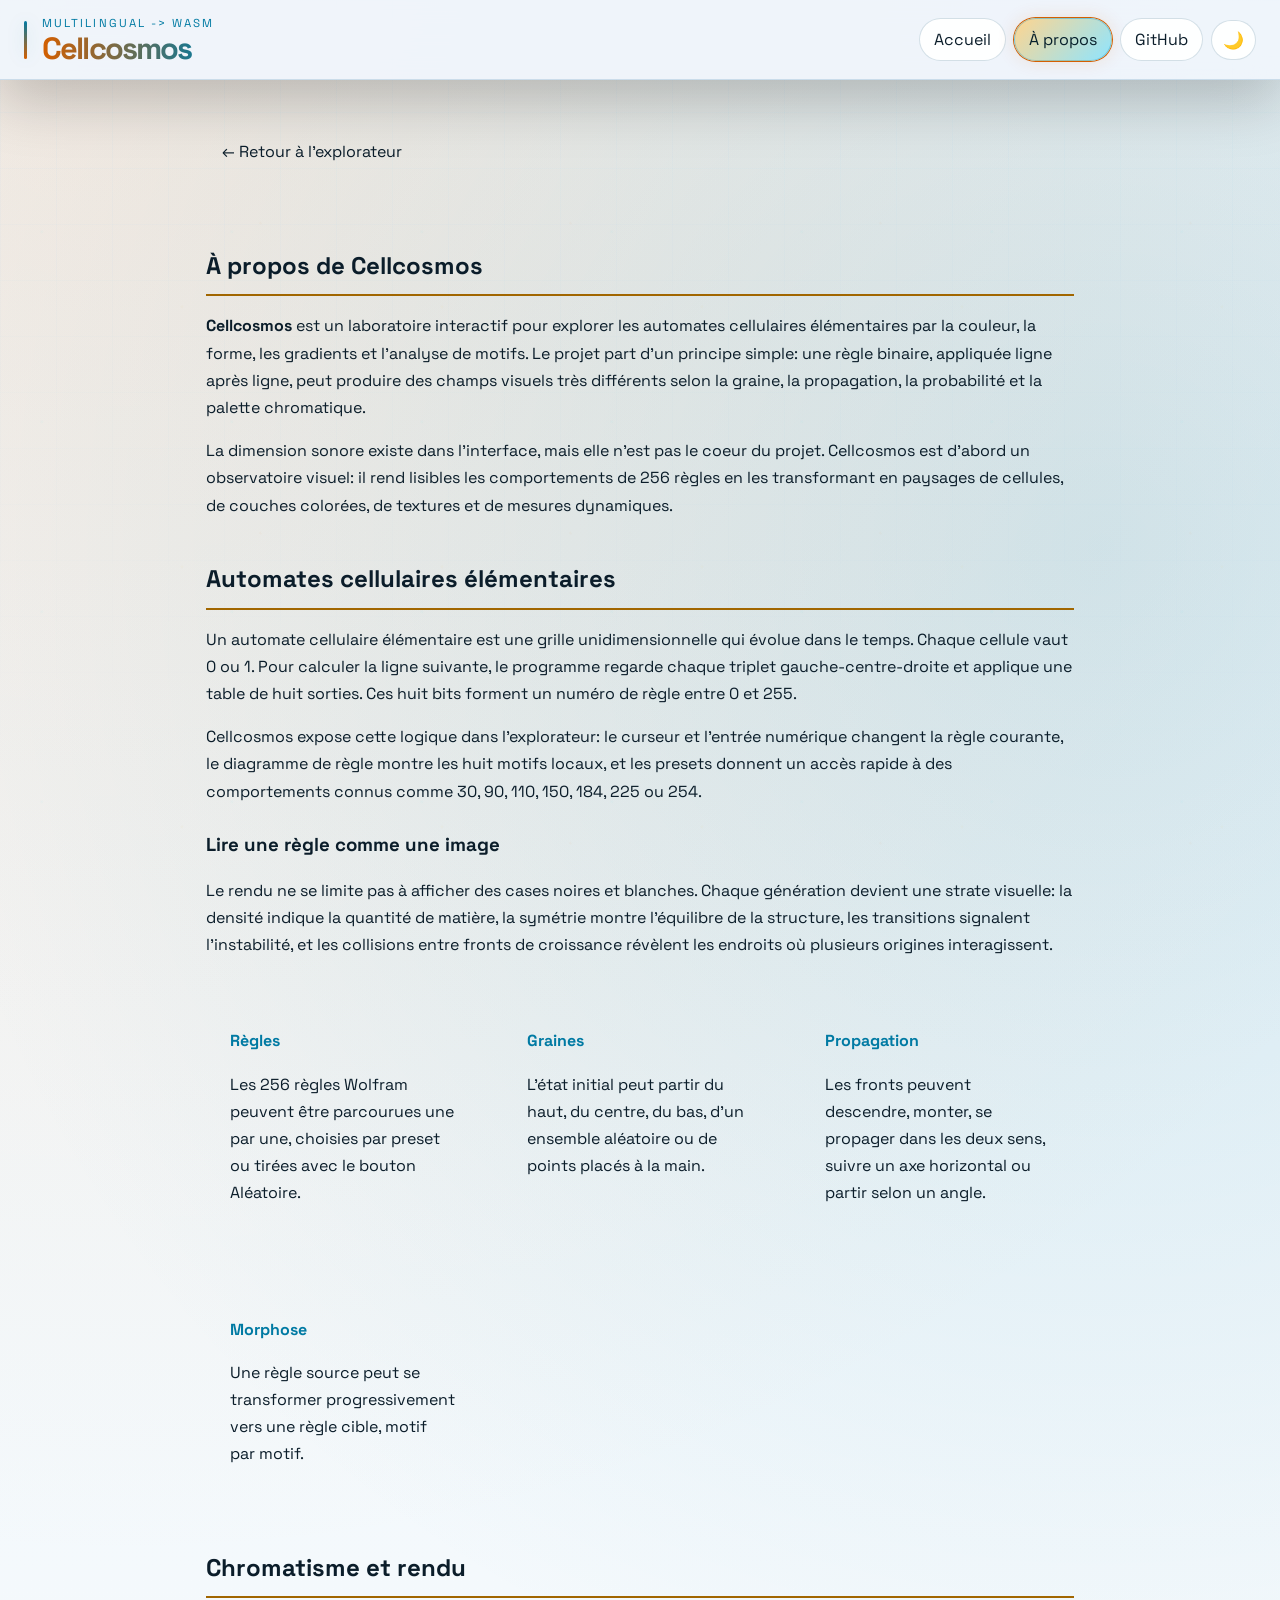
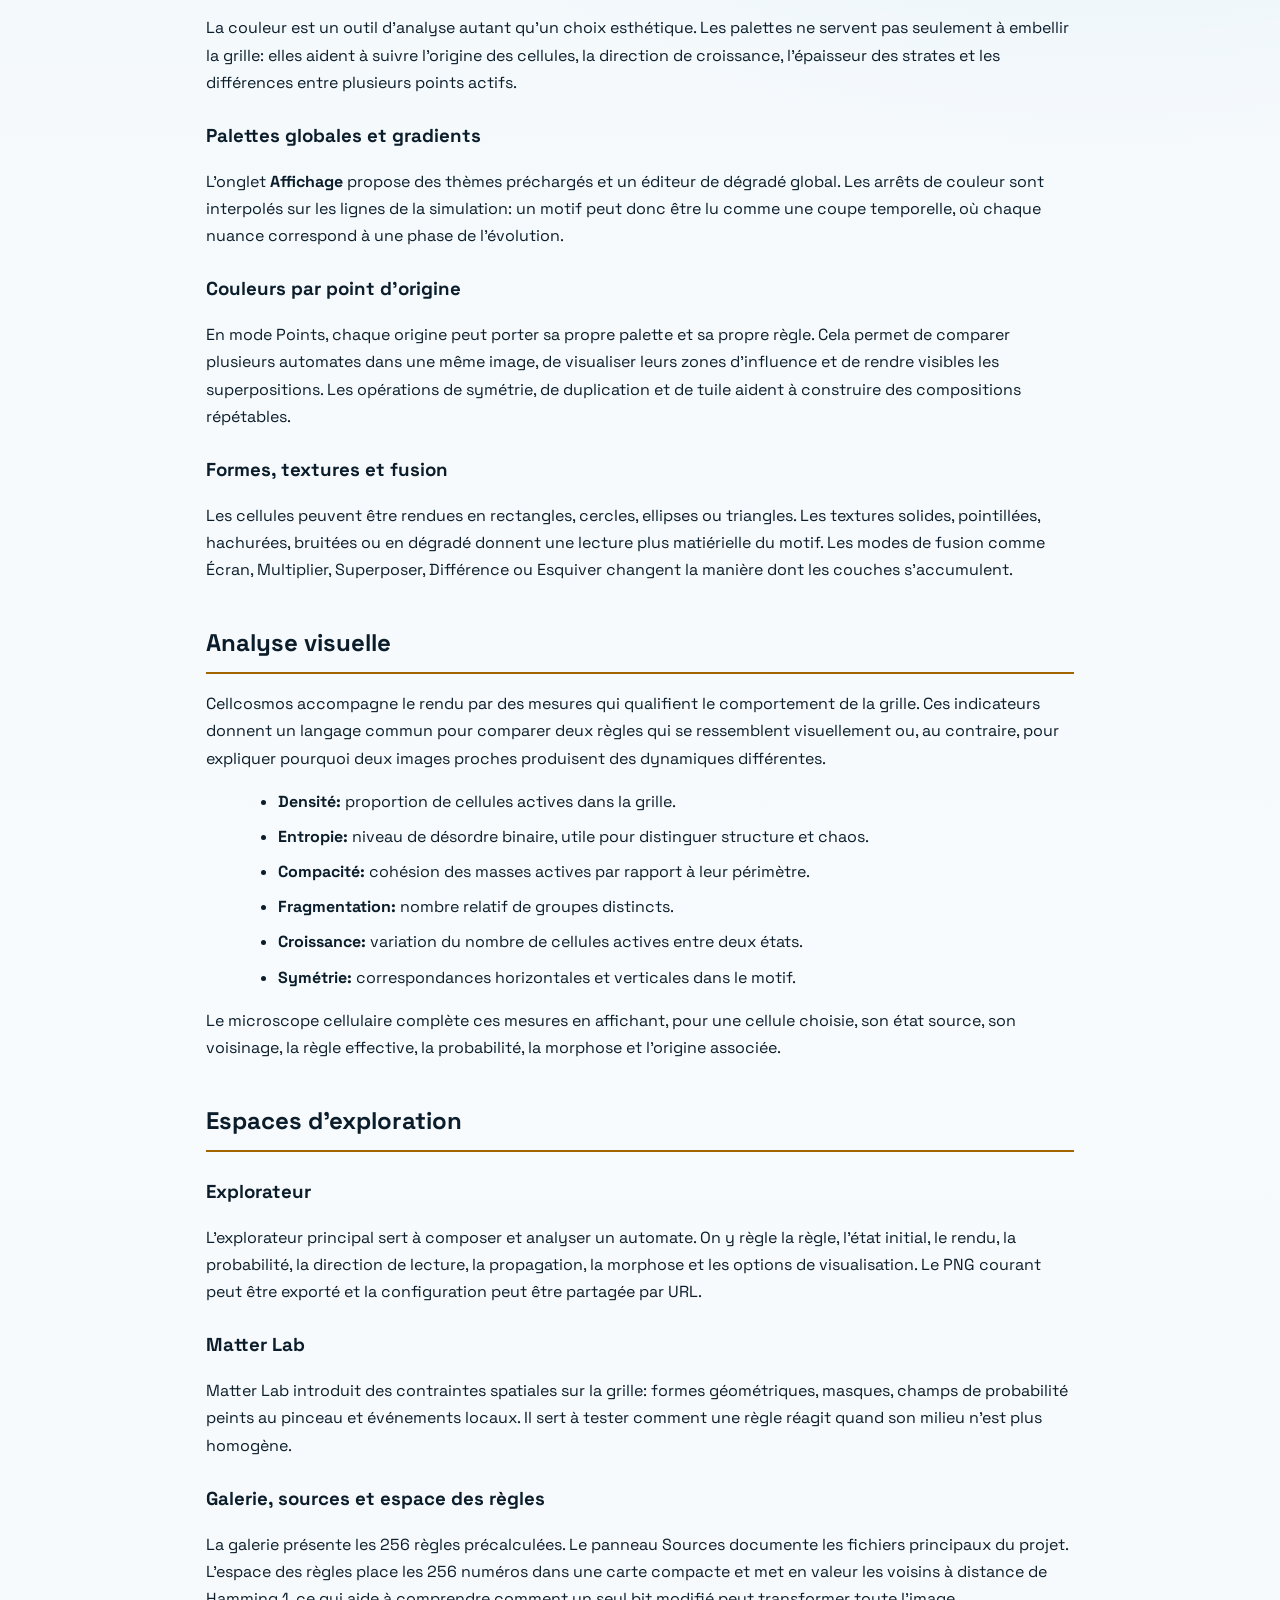
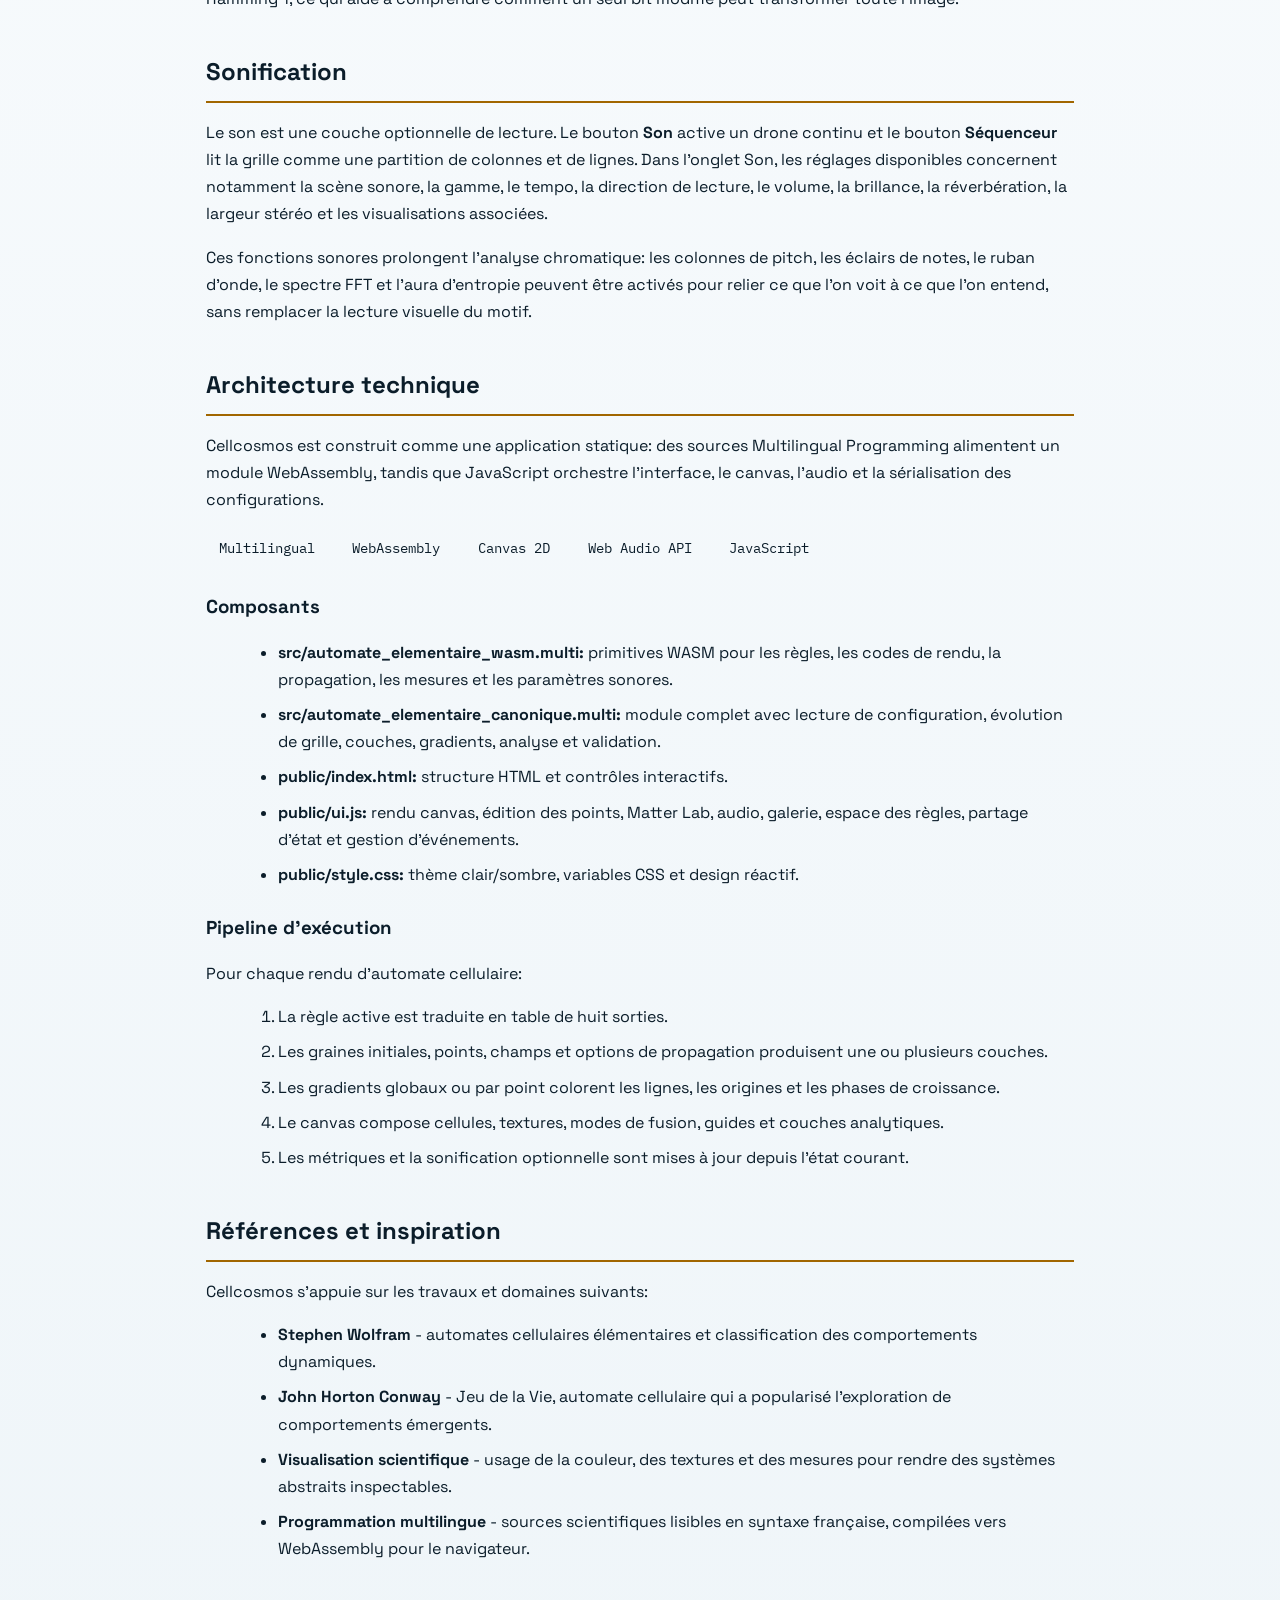
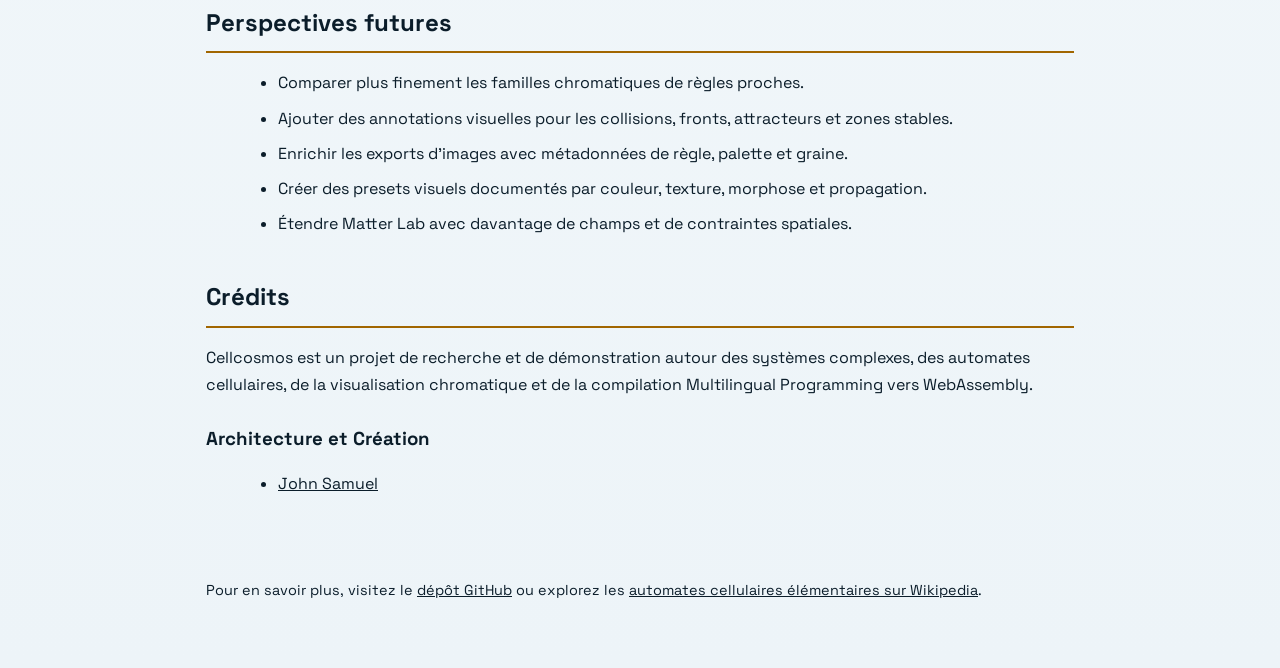
<file: public/apropos.html>
<!DOCTYPE html>
<html lang="fr">

  <head>
    <meta charset="UTF-8" />
    <meta name="viewport" content="width=device-width, initial-scale=1.0" />
    <title>&Agrave; propos - Cellcosmos</title>
    <meta name="description"
      content="Cellcosmos est un laboratoire d'automates cellulaires centre sur les regles, les couleurs, les gradients et l'analyse visuelle." />
    <link rel="preconnect" href="https://fonts.googleapis.com" />
    <link rel="preconnect" href="https://fonts.gstatic.com" crossorigin />
    <link
      href="https://fonts.googleapis.com/css2?family=Space+Grotesk:wght@400;500;700&family=IBM+Plex+Mono:wght@400;500&display=swap"
      rel="stylesheet" />
    <link rel="stylesheet" href="style.css" />
    <style>
      .about-container {
        max-width: 900px;
        margin: 0 auto;
        padding: 2rem 1rem;
        line-height: 1.7;
      }

      .about-container h2 {
        margin-top: 2.5rem;
        margin-bottom: 1rem;
        padding-bottom: 0.5rem;
        border-bottom: 2px solid var(--accent-3);
        color: var(--text-primary);
      }

      .about-container h3 {
        margin-top: 1.5rem;
        margin-bottom: 0.75rem;
        color: var(--text-primary);
      }

      .about-container p {
        margin-bottom: 1rem;
        color: var(--text-secondary);
      }

      .about-container ul,
      .about-container ol {
        margin-left: 2rem;
        margin-bottom: 1rem;
      }

      .about-container li {
        margin-bottom: 0.5rem;
        color: var(--text-secondary);
      }

      .feature-grid {
        display: grid;
        grid-template-columns: repeat(auto-fit, minmax(250px, 1fr));
        gap: 1.5rem;
        margin: 1.5rem 0;
      }

      .feature-card {
        background: var(--bg-secondary);
        border: 1px solid var(--border-color);
        padding: 1.5rem;
        border-radius: 8px;
        color: var(--text-secondary);
      }

      .feature-card h4 {
        color: var(--accent-2);
        margin-bottom: 0.75rem;
      }

      .back-button {
        display: inline-block;
        margin-bottom: 2rem;
        padding: 0.5rem 1rem;
        background: var(--bg-secondary);
        border: 1px solid var(--border-color);
        border-radius: 4px;
        color: var(--text-primary);
        text-decoration: none;
        transition: all 0.2s ease;
      }

      .back-button:hover {
        background: var(--accent-4);
        border-color: var(--accent-3);
      }

      .tech-stack {
        display: flex;
        flex-wrap: wrap;
        gap: 0.75rem;
        margin: 1rem 0;
      }

      .tech-badge {
        background: var(--accent-4);
        color: var(--text-primary);
        padding: 0.4rem 0.8rem;
        border-radius: 20px;
        font-size: 0.9rem;
        font-family: 'IBM Plex Mono', monospace;
      }
    </style>
  </head>

  <body>
    <canvas id="bg-canvas"></canvas>
    <header class="topbar">
      <div class="brand-lockup">
        <p class="eyebrow">multilingual -&gt; wasm</p>
        <h1>Cellcosmos</h1>
      </div>
      <nav class="tab-nav">
        <a href="index.html" class="tab tab-link">Accueil</a>
        <button type="button" class="tab active" id="tab-about">&Agrave; propos</button>
        <a class="tab tab-link" href="https://github.com/multilingualprogramming/cellcosmos" target="_blank"
          rel="noopener noreferrer">GitHub</a>
        <button type="button" id="btn-theme" class="ghost-btn" aria-label="Changer de th&egrave;me">&#9728;</button>
      </nav>
    </header>

    <main>
      <article class="about-container">
        <a href="index.html" class="back-button">&larr; Retour &agrave; l'explorateur</a>

        <h2>&Agrave; propos de Cellcosmos</h2>

        <p>
          <strong>Cellcosmos</strong> est un laboratoire interactif pour explorer les automates cellulaires
          &eacute;l&eacute;mentaires par la couleur, la forme, les gradients et l'analyse de motifs. Le projet part
          d'un principe simple: une r&egrave;gle binaire, appliqu&eacute;e ligne apr&egrave;s ligne, peut produire
          des champs visuels tr&egrave;s diff&eacute;rents selon la graine, la propagation, la probabilit&eacute; et
          la palette chromatique.
        </p>

        <p>
          La dimension sonore existe dans l'interface, mais elle n'est pas le coeur du projet. Cellcosmos est d'abord
          un observatoire visuel: il rend lisibles les comportements de 256 r&egrave;gles en les transformant en
          paysages de cellules, de couches color&eacute;es, de textures et de mesures dynamiques.
        </p>

        <h2>Automates cellulaires &eacute;l&eacute;mentaires</h2>

        <p>
          Un automate cellulaire &eacute;l&eacute;mentaire est une grille unidimensionnelle qui &eacute;volue dans le
          temps. Chaque cellule vaut 0 ou 1. Pour calculer la ligne suivante, le programme regarde chaque triplet
          gauche-centre-droite et applique une table de huit sorties. Ces huit bits forment un num&eacute;ro de
          r&egrave;gle entre 0 et 255.
        </p>

        <p>
          Cellcosmos expose cette logique dans l'explorateur: le curseur et l'entr&eacute;e num&eacute;rique changent
          la r&egrave;gle courante, le diagramme de r&egrave;gle montre les huit motifs locaux, et les presets donnent
          un acc&egrave;s rapide &agrave; des comportements connus comme 30, 90, 110, 150, 184, 225 ou 254.
        </p>

        <h3>Lire une r&egrave;gle comme une image</h3>
        <p>
          Le rendu ne se limite pas &agrave; afficher des cases noires et blanches. Chaque g&eacute;n&eacute;ration
          devient une strate visuelle: la densit&eacute; indique la quantit&eacute; de mati&egrave;re, la
          sym&eacute;trie
          montre l'&eacute;quilibre de la structure, les transitions signalent l'instabilit&eacute;, et les collisions
          entre fronts de croissance r&eacute;v&egrave;lent les endroits o&ugrave; plusieurs origines interagissent.
        </p>

        <div class="feature-grid">
          <div class="feature-card">
            <h4>R&egrave;gles</h4>
            <p>Les 256 r&egrave;gles Wolfram peuvent &ecirc;tre parcourues une par une, choisies par preset ou
              tir&eacute;es avec le bouton Al&eacute;atoire.</p>
          </div>
          <div class="feature-card">
            <h4>Graines</h4>
            <p>L'&eacute;tat initial peut partir du haut, du centre, du bas, d'un ensemble al&eacute;atoire ou de points
              plac&eacute;s &agrave; la main.</p>
          </div>
          <div class="feature-card">
            <h4>Propagation</h4>
            <p>Les fronts peuvent descendre, monter, se propager dans les deux sens, suivre un axe horizontal ou partir
              selon un angle.</p>
          </div>
          <div class="feature-card">
            <h4>Morphose</h4>
            <p>Une r&egrave;gle source peut se transformer progressivement vers une r&egrave;gle cible, motif par motif.
            </p>
          </div>
        </div>

        <h2>Chromatisme et rendu</h2>

        <p>
          La couleur est un outil d'analyse autant qu'un choix esth&eacute;tique. Les palettes ne servent pas seulement
          &agrave; embellir la grille: elles aident &agrave; suivre l'origine des cellules, la direction de croissance,
          l'&eacute;paisseur des strates et les diff&eacute;rences entre plusieurs points actifs.
        </p>

        <h3>Palettes globales et gradients</h3>
        <p>
          L'onglet <strong>Affichage</strong> propose des th&egrave;mes pr&eacute;charg&eacute;s et un &eacute;diteur
          de d&eacute;grad&eacute; global. Les arr&ecirc;ts de couleur sont interpol&eacute;s sur les lignes de la
          simulation: un motif peut donc &ecirc;tre lu comme une coupe temporelle, o&ugrave; chaque nuance correspond
          &agrave; une phase de l'&eacute;volution.
        </p>

        <h3>Couleurs par point d'origine</h3>
        <p>
          En mode Points, chaque origine peut porter sa propre palette et sa propre r&egrave;gle. Cela permet de
          comparer plusieurs automates dans une m&ecirc;me image, de visualiser leurs zones d'influence et de rendre
          visibles les superpositions. Les op&eacute;rations de sym&eacute;trie, de duplication et de tuile aident
          &agrave; construire des compositions r&eacute;p&eacute;tables.
        </p>

        <h3>Formes, textures et fusion</h3>
        <p>
          Les cellules peuvent &ecirc;tre rendues en rectangles, cercles, ellipses ou triangles. Les textures solides,
          pointill&eacute;es, hachur&eacute;es, bruit&eacute;es ou en d&eacute;grad&eacute; donnent une lecture plus
          mati&eacute;rielle du motif. Les modes de fusion comme &Eacute;cran, Multiplier, Superposer, Diff&eacute;rence
          ou Esquiver changent la mani&egrave;re dont les couches s'accumulent.
        </p>

        <h2>Analyse visuelle</h2>

        <p>
          Cellcosmos accompagne le rendu par des mesures qui qualifient le comportement de la grille. Ces indicateurs
          donnent un langage commun pour comparer deux r&egrave;gles qui se ressemblent visuellement ou, au contraire,
          pour expliquer pourquoi deux images proches produisent des dynamiques diff&eacute;rentes.
        </p>

        <ul>
          <li><strong>Densit&eacute;:</strong> proportion de cellules actives dans la grille.</li>
          <li><strong>Entropie:</strong> niveau de d&eacute;sordre binaire, utile pour distinguer structure et chaos.
          </li>
          <li><strong>Compacit&eacute;:</strong> coh&eacute;sion des masses actives par rapport &agrave; leur
            p&eacute;rim&egrave;tre.</li>
          <li><strong>Fragmentation:</strong> nombre relatif de groupes distincts.</li>
          <li><strong>Croissance:</strong> variation du nombre de cellules actives entre deux &eacute;tats.</li>
          <li><strong>Sym&eacute;trie:</strong> correspondances horizontales et verticales dans le motif.</li>
        </ul>

        <p>
          Le microscope cellulaire compl&egrave;te ces mesures en affichant, pour une cellule choisie, son &eacute;tat
          source, son voisinage, la r&egrave;gle effective, la probabilit&eacute;, la morphose et l'origine
          associ&eacute;e.
        </p>

        <h2>Espaces d'exploration</h2>

        <h3>Explorateur</h3>
        <p>
          L'explorateur principal sert &agrave; composer et analyser un automate. On y r&egrave;gle la r&egrave;gle,
          l'&eacute;tat initial, le rendu, la probabilit&eacute;, la direction de lecture, la propagation, la morphose
          et les options de visualisation. Le PNG courant peut &ecirc;tre export&eacute; et la configuration peut
          &ecirc;tre partag&eacute;e par URL.
        </p>

        <h3>Matter Lab</h3>
        <p>
          Matter Lab introduit des contraintes spatiales sur la grille: formes g&eacute;om&eacute;triques, masques,
          champs de probabilit&eacute; peints au pinceau et &eacute;v&eacute;nements locaux. Il sert &agrave; tester
          comment une r&egrave;gle r&eacute;agit quand son milieu n'est plus homog&egrave;ne.
        </p>

        <h3>Galerie, sources et espace des r&egrave;gles</h3>
        <p>
          La galerie pr&eacute;sente les 256 r&egrave;gles pr&eacute;calcul&eacute;es. Le panneau Sources documente
          les fichiers principaux du projet. L'espace des r&egrave;gles place les 256 num&eacute;ros dans une carte
          compacte et met en valeur les voisins &agrave; distance de Hamming 1, ce qui aide &agrave; comprendre comment
          un seul bit modifi&eacute; peut transformer toute l'image.
        </p>

        <h2>Sonification</h2>

        <p>
          Le son est une couche optionnelle de lecture. Le bouton <strong>Son</strong> active un drone continu et le
          bouton <strong>S&eacute;quenceur</strong> lit la grille comme une partition de colonnes et de lignes. Dans
          l'onglet Son, les r&eacute;glages disponibles concernent notamment la sc&egrave;ne sonore, la gamme, le
          tempo, la direction de lecture, le volume, la brillance, la r&eacute;verb&eacute;ration, la largeur
          st&eacute;r&eacute;o
          et les visualisations associ&eacute;es.
        </p>

        <p>
          Ces fonctions sonores prolongent l'analyse chromatique: les colonnes de pitch, les &eacute;clairs de notes,
          le ruban d'onde, le spectre FFT et l'aura d'entropie peuvent &ecirc;tre activ&eacute;s pour relier ce que
          l'on voit &agrave; ce que l'on entend, sans remplacer la lecture visuelle du motif.
        </p>

        <h2>Architecture technique</h2>

        <p>
          Cellcosmos est construit comme une application statique: des sources Multilingual Programming alimentent
          un module WebAssembly, tandis que JavaScript orchestre l'interface, le canvas, l'audio et la
          s&eacute;rialisation
          des configurations.
        </p>

        <div class="tech-stack">
          <span class="tech-badge">Multilingual</span>
          <span class="tech-badge">WebAssembly</span>
          <span class="tech-badge">Canvas 2D</span>
          <span class="tech-badge">Web Audio API</span>
          <span class="tech-badge">JavaScript</span>
        </div>

        <h3>Composants</h3>

        <ul>
          <li>
            <strong>src/automate_elementaire_wasm.multi:</strong> primitives WASM pour les r&egrave;gles, les codes de
            rendu, la propagation, les mesures et les param&egrave;tres sonores.
          </li>
          <li>
            <strong>src/automate_elementaire_canonique.multi:</strong> module complet avec lecture de configuration,
            &eacute;volution de grille, couches, gradients, analyse et validation.
          </li>
          <li>
            <strong>public/index.html:</strong> structure HTML et contr&ocirc;les interactifs.
          </li>
          <li>
            <strong>public/ui.js:</strong> rendu canvas, &eacute;dition des points, Matter Lab, audio, galerie,
            espace des r&egrave;gles, partage d'&eacute;tat et gestion d'&eacute;v&eacute;nements.
          </li>
          <li>
            <strong>public/style.css:</strong> th&egrave;me clair/sombre, variables CSS et design r&eacute;actif.
          </li>
        </ul>

        <h3>Pipeline d'ex&eacute;cution</h3>

        <p>
          Pour chaque rendu d'automate cellulaire:
        </p>

        <ol>
          <li>La r&egrave;gle active est traduite en table de huit sorties.</li>
          <li>Les graines initiales, points, champs et options de propagation produisent une ou plusieurs couches.</li>
          <li>Les gradients globaux ou par point colorent les lignes, les origines et les phases de croissance.</li>
          <li>Le canvas compose cellules, textures, modes de fusion, guides et couches analytiques.</li>
          <li>Les m&eacute;triques et la sonification optionnelle sont mises &agrave; jour depuis l'&eacute;tat courant.
          </li>
        </ol>

        <h2>R&eacute;f&eacute;rences et inspiration</h2>

        <p>
          Cellcosmos s'appuie sur les travaux et domaines suivants:
        </p>

        <ul>
          <li>
            <strong>Stephen Wolfram</strong> - automates cellulaires &eacute;l&eacute;mentaires et classification des
            comportements dynamiques.
          </li>
          <li>
            <strong>John Horton Conway</strong> - Jeu de la Vie, automate cellulaire qui a popularis&eacute;
            l'exploration de comportements &eacute;mergents.
          </li>
          <li>
            <strong>Visualisation scientifique</strong> - usage de la couleur, des textures et des mesures pour
            rendre des syst&egrave;mes abstraits inspectables.
          </li>
          <li>
            <strong>Programmation multilingue</strong> - sources scientifiques lisibles en syntaxe fran&ccedil;aise,
            compil&eacute;es vers WebAssembly pour le navigateur.
          </li>
        </ul>

        <h2>Perspectives futures</h2>

        <ul>
          <li>Comparer plus finement les familles chromatiques de r&egrave;gles proches.</li>
          <li>Ajouter des annotations visuelles pour les collisions, fronts, attracteurs et zones stables.</li>
          <li>Enrichir les exports d'images avec m&eacute;tadonn&eacute;es de r&egrave;gle, palette et graine.</li>
          <li>Cr&eacute;er des presets visuels document&eacute;s par couleur, texture, morphose et propagation.</li>
          <li>&Eacute;tendre Matter Lab avec davantage de champs et de contraintes spatiales.</li>
        </ul>

        <h2>Cr&eacute;dits</h2>

        <p>
          Cellcosmos est un projet de recherche et de d&eacute;monstration autour des syst&egrave;mes complexes,
          des automates cellulaires, de la visualisation chromatique et de la compilation Multilingual Programming
          vers WebAssembly.
        </p>

        <h3>Architecture et Cr&eacute;ation</h3>
        <ul>
          <li><a href="https://johnsamuel.info/">John Samuel</a></li>
        </ul>

        <p
          style="margin-top: 3rem; padding-top: 2rem; border-top: 1px solid var(--border-color); color: var(--text-tertiary); font-size: 0.9rem;">
          Pour en savoir plus, visitez le <a href="https://github.com/multilingualprogramming/cellcosmos"
            target="_blank" rel="noopener noreferrer">d&eacute;p&ocirc;t GitHub</a>
          ou explorez les <a href="https://en.wikipedia.org/wiki/Elementary_cellular_automaton" target="_blank"
            rel="noopener noreferrer">automates cellulaires &eacute;l&eacute;mentaires sur Wikipedia</a>.
        </p>
      </article>
    </main>

    <script src="ui.js"></script>
    <script>
      initTheme();
      initBackground();
    </script>
  </body>

</html>
</file>
<file: public/style.css>
:root {
  --bg: #03070d;
  --surface: rgba(8, 20, 33, 0.74);
  --surface-strong: rgba(10, 24, 39, 0.92);
  --panel: rgba(14, 34, 52, 0.72);
  --border: rgba(139, 210, 255, 0.18);
  --text: #f4fbff;
  --muted: #96b7cb;
  --accent: #ff9d4d;
  --accent-2: #66e3ff;
  --accent-3: #ffd166;
  --glow: rgba(102, 227, 255, 0.32);
  --warm-glow: rgba(255, 157, 77, 0.25);
  --shadow: 0 24px 80px rgba(0, 0, 0, 0.42);
  --control-bg: rgba(12, 29, 45, 0.84);
  --control-border: var(--border);
  --control-shadow: inset 0 1px 0 rgba(255, 255, 255, 0.05);
  --hero-overlay: linear-gradient(120deg, transparent 0 35%, rgba(102, 227, 255, 0.12) 36%, transparent 48%), radial-gradient(circle at 12% 20%, var(--warm-glow), transparent 24%), radial-gradient(circle at 84% 18%, var(--glow), transparent 28%);
  --hero-card-bg: rgba(4, 12, 21, 0.42);
  --hero-card-shadow: inset 0 1px 0 rgba(255, 255, 255, 0.05);
  --panel-card-bg: rgba(13, 30, 45, 0.88);
  --panel-card-shadow: inset 0 1px 0 rgba(255, 255, 255, 0.05);
  --panel-card-hover-border: rgba(102, 227, 255, 0.36);
  --panel-card-hover-shadow: 0 20px 46px rgba(0, 0, 0, 0.24), 0 0 28px rgba(102, 227, 255, 0.10);
  --panel-card-focus: rgba(255, 209, 102, 0.9);
  --gallery-label-bg: linear-gradient(180deg, rgba(10, 24, 39, 0.75), rgba(5, 13, 22, 0.9));
  --gallery-thumb-bg: #061018;
  --text-input-bg: rgba(19, 39, 57, 0.88);
  --point-card-bg: rgba(13, 30, 45, 0.72);
  --point-card-active-border: rgba(255, 209, 102, 0.65);
  --point-card-active-shadow: 0 0 0 1px rgba(255, 209, 102, 0.28);
  --filename-pill-bg: rgba(255, 157, 77, 0.16);
  --filename-pill-border: rgba(255, 209, 102, 0.28);
  --source-link-underline: rgba(255, 209, 102, 0.7);
  --source-link-hover-bg: rgba(20, 42, 62, 0.95);
  --source-link-hover-border: rgba(102, 227, 255, 0.34);
  --control-hover-bg: rgba(24, 44, 64, 0.92);
  --control-hover-border: rgba(102, 227, 255, 0.35);
  --control-hover-shadow: 0 12px 28px rgba(102, 227, 255, 0.08);
  --control-active-text: #061018;
  --control-active-bg: linear-gradient(135deg, rgba(255, 157, 77, 0.96), rgba(102, 227, 255, 0.78));
  --control-active-border: rgba(255, 255, 255, 0.42);
  --control-active-shadow: 0 14px 34px rgba(102, 227, 255, 0.16), 0 8px 30px rgba(255, 157, 77, 0.12);
  --focus-ring: rgba(255, 157, 77, 0.2);
  --toolbar-bg: linear-gradient(180deg, rgba(5, 13, 22, 0.22), rgba(5, 13, 22, 0.52));
  --rule-bar-bg: linear-gradient(90deg, rgba(102, 227, 255, 0.08), transparent 46%), rgba(5, 13, 22, 0.18);
  --rule-class-bg: rgba(102, 227, 255, 0.07);
  --rule-class-border: rgba(102, 227, 255, 0.18);
  --rule-diagram-bg: linear-gradient(90deg, transparent, rgba(102, 227, 255, 0.05), transparent), rgba(1, 6, 10, 0.18);
  --canvas-card-bg: radial-gradient(circle at 50% 0%, rgba(102, 227, 255, 0.10), transparent 35%), linear-gradient(180deg, rgba(2, 7, 13, 0.2), rgba(2, 7, 13, 0.56));
  --canvas-frame-border: rgba(102, 227, 255, 0.18);
  --canvas-frame-bg: #02060b;
  --canvas-frame-shadow: 0 0 0 1px rgba(255, 255, 255, 0.035), 0 0 28px rgba(102, 227, 255, 0.08), inset 0 1px 0 rgba(255, 255, 255, 0.06);
  --canvas-surface-bg: #04080c;
  --hud-chip-text: rgba(244, 251, 255, 0.76);
  --hud-chip-bg: rgba(2, 7, 13, 0.58);
  --hud-chip-border: rgba(102, 227, 255, 0.22);
  --seq-status-bg: rgba(2, 7, 13, 0.34);
  --canvas-shell-bg: linear-gradient(180deg, rgba(13, 30, 45, 0.95) 0%, rgba(13, 30, 45, 0.85) 100%);
  --canvas-shell-border: rgba(129, 170, 199, 0.12);
  --tab-ghost-bg: rgba(19, 39, 57, 0.4);
  --tab-ghost-hover-bg: rgba(25, 45, 65, 0.6);
  --tab-ghost-hover-border: rgba(255, 209, 102, 0.25);
  --tab-ghost-hover-shadow: 0 8px 24px rgba(255, 157, 77, 0.08);
  --tab-glint: rgba(255, 157, 77, 0.2);
  --tab-active-text: #fff9f1;
  --tab-active-bg: linear-gradient(135deg, rgba(158, 77, 25, 0.8) 0%, rgba(255, 157, 77, 0.7) 100%);
  --tab-active-border: rgba(255, 209, 102, 0.6);
  --tab-active-shadow: 0 0 0 1px rgba(255, 209, 102, 0.3), 0 12px 32px rgba(255, 157, 77, 0.15), inset 0 1px 0 rgba(255, 255, 255, 0.1);
  --tab-active-underline: #ffd166;
  --section-bg: linear-gradient(180deg, rgba(255, 255, 255, 0.018), transparent);
}

[data-theme="light"] {
  --bg: #f5f8fb;
  --surface: rgba(255, 255, 255, 0.76);
  --surface-strong: rgba(247, 251, 255, 0.94);
  --panel: rgba(229, 240, 249, 0.86);
  --border: rgba(41, 112, 158, 0.18);
  --text: #0b1d2a;
  --muted: #45687b;
  --accent: #d45f00;
  --accent-2: #007aa3;
  --accent-3: #a16600;
  --glow: rgba(0, 122, 163, 0.18);
  --warm-glow: rgba(212, 95, 0, 0.16);
  --shadow: 0 22px 64px rgba(21, 46, 64, 0.13);
  --control-bg: rgba(255, 255, 255, 0.94);
  --control-border: rgba(61, 115, 148, 0.22);
  --control-shadow: inset 0 1px 0 rgba(255, 255, 255, 0.85);
  --hero-overlay: linear-gradient(120deg, transparent 0 35%, rgba(0, 122, 163, 0.08) 36%, transparent 48%), radial-gradient(circle at 12% 20%, rgba(212, 95, 0, 0.1), transparent 24%), radial-gradient(circle at 84% 18%, rgba(0, 122, 163, 0.12), transparent 28%);
  --hero-card-bg: rgba(255, 255, 255, 0.82);
  --hero-card-shadow: inset 0 1px 0 rgba(255, 255, 255, 0.92), 0 10px 24px rgba(44, 99, 133, 0.08);
  --panel-card-bg: rgba(255, 255, 255, 0.86);
  --panel-card-shadow: inset 0 1px 0 rgba(255, 255, 255, 0.94), 0 10px 24px rgba(44, 99, 133, 0.08);
  --panel-card-hover-border: rgba(0, 122, 163, 0.28);
  --panel-card-hover-shadow: 0 18px 40px rgba(44, 99, 133, 0.12), 0 0 18px rgba(0, 122, 163, 0.08);
  --panel-card-focus: rgba(0, 122, 163, 0.55);
  --gallery-label-bg: linear-gradient(180deg, rgba(255, 255, 255, 0.84), rgba(236, 244, 249, 0.96));
  --gallery-thumb-bg: #edf4f8;
  --text-input-bg: rgba(255, 255, 255, 0.94);
  --point-card-bg: rgba(255, 255, 255, 0.78);
  --point-card-active-border: rgba(0, 122, 163, 0.32);
  --point-card-active-shadow: 0 0 0 1px rgba(0, 122, 163, 0.18);
  --filename-pill-bg: rgba(212, 95, 0, 0.1);
  --filename-pill-border: rgba(212, 95, 0, 0.18);
  --source-link-underline: rgba(0, 122, 163, 0.4);
  --source-link-hover-bg: rgba(244, 249, 252, 0.98);
  --source-link-hover-border: rgba(0, 122, 163, 0.26);
  --control-hover-bg: rgba(245, 250, 254, 0.98);
  --control-hover-border: rgba(0, 122, 163, 0.36);
  --control-hover-shadow: 0 12px 28px rgba(44, 99, 133, 0.12);
  --control-active-text: #07202c;
  --control-active-bg: linear-gradient(135deg, #ffd58f 0%, #8fe5ff 100%);
  --control-active-border: rgba(0, 122, 163, 0.28);
  --control-active-shadow: 0 10px 26px rgba(0, 122, 163, 0.14), 0 6px 18px rgba(212, 95, 0, 0.12);
  --focus-ring: rgba(0, 122, 163, 0.18);
  --toolbar-bg: linear-gradient(180deg, rgba(245, 249, 252, 0.92), rgba(232, 241, 248, 0.96));
  --rule-bar-bg: linear-gradient(90deg, rgba(0, 122, 163, 0.08), transparent 46%), rgba(255, 255, 255, 0.62);
  --rule-class-bg: rgba(0, 122, 163, 0.08);
  --rule-class-border: rgba(0, 122, 163, 0.18);
  --rule-diagram-bg: linear-gradient(90deg, transparent, rgba(0, 122, 163, 0.06), transparent), rgba(255, 255, 255, 0.62);
  --canvas-card-bg: radial-gradient(circle at 50% 0%, rgba(0, 122, 163, 0.09), transparent 35%), linear-gradient(180deg, rgba(255, 255, 255, 0.82), rgba(233, 241, 247, 0.92));
  --canvas-frame-border: rgba(61, 115, 148, 0.18);
  --canvas-frame-bg: #f8fbfd;
  --canvas-frame-shadow: 0 0 0 1px rgba(255, 255, 255, 0.82), 0 16px 34px rgba(44, 99, 133, 0.12), inset 0 1px 0 rgba(255, 255, 255, 0.92);
  --canvas-surface-bg: #edf4f8;
  --hud-chip-text: rgba(11, 29, 42, 0.9);
  --hud-chip-bg: rgba(255, 255, 255, 0.82);
  --hud-chip-border: rgba(61, 115, 148, 0.18);
  --seq-status-bg: rgba(255, 255, 255, 0.72);
  --canvas-shell-bg: linear-gradient(180deg, rgba(248, 251, 254, 0.98) 0%, rgba(237, 244, 249, 0.96) 100%);
  --canvas-shell-border: rgba(61, 115, 148, 0.16);
  --tab-ghost-bg: rgba(255, 255, 255, 0.72);
  --tab-ghost-hover-bg: rgba(248, 251, 254, 0.98);
  --tab-ghost-hover-border: rgba(0, 122, 163, 0.24);
  --tab-ghost-hover-shadow: 0 8px 24px rgba(44, 99, 133, 0.1);
  --tab-glint: rgba(0, 122, 163, 0.14);
  --tab-active-text: #08202c;
  --tab-active-bg: linear-gradient(135deg, #ffe2ad 0%, #9fe4ff 100%);
  --tab-active-border: rgba(0, 122, 163, 0.3);
  --tab-active-shadow: 0 0 0 1px rgba(0, 122, 163, 0.16), 0 10px 26px rgba(0, 122, 163, 0.12), inset 0 1px 0 rgba(255, 255, 255, 0.75);
  --tab-active-underline: #007aa3;
  --section-bg: linear-gradient(180deg, rgba(255, 255, 255, 0.62), rgba(236, 244, 249, 0.34));
}

[data-theme="light"] body {
  background:
    radial-gradient(circle at 10% 0%, rgba(255, 157, 77, 0.16), transparent 28%),
    radial-gradient(circle at 86% 10%, rgba(0, 122, 163, 0.14), transparent 24%),
    linear-gradient(180deg, #eef6fb 0%, #f8fbfd 48%, #edf4f8 100%);
}

[data-theme="light"] .topbar {
  background: rgba(240, 246, 252, 0.92);
}

*,
*::before,
*::after {
  box-sizing: border-box;
}

html,
body {
  margin: 0;
  min-height: 100%;
}

body {
  font-family: "Space Grotesk", sans-serif;
  color: var(--text);
  background:
    radial-gradient(circle at 12% -6%, rgba(255, 157, 77, 0.26), transparent 26%),
    radial-gradient(circle at 82% 6%, rgba(102, 227, 255, 0.24), transparent 24%),
    radial-gradient(circle at 50% 80%, rgba(55, 95, 255, 0.12), transparent 28%),
    linear-gradient(180deg, #03070d 0%, #08131f 48%, #02060b 100%);
  overflow-x: hidden;
}

body::before {
  content: "";
  position: fixed;
  inset: 0;
  z-index: -2;
  pointer-events: none;
  background-image:
    linear-gradient(rgba(139, 210, 255, 0.055) 1px, transparent 1px),
    linear-gradient(90deg, rgba(139, 210, 255, 0.055) 1px, transparent 1px);
  background-size: 56px 56px;
  -webkit-mask-image: linear-gradient(180deg, rgba(0, 0, 0, 0.95), transparent 85%);
  mask-image: linear-gradient(180deg, rgba(0, 0, 0, 0.95), transparent 85%);
}

body::after {
  content: "";
  position: fixed;
  inset: 0;
  z-index: -1;
  pointer-events: none;
  background:
    radial-gradient(circle at 22% 22%, rgba(102, 227, 255, 0.09), transparent 2px),
    radial-gradient(circle at 70% 18%, rgba(255, 209, 102, 0.10), transparent 2px),
    radial-gradient(circle at 84% 72%, rgba(255, 157, 77, 0.08), transparent 2px);
  background-size: 190px 190px, 260px 260px, 310px 310px;
  opacity: 0.7;
}

a {
  color: inherit;
}

.topbar,
.hero,
.viewer-shell,
.sidebar,
.gallery-header,
.source-header,
.source-card {
  -webkit-backdrop-filter: blur(18px);
  backdrop-filter: blur(18px);
}

.topbar {
  position: sticky;
  top: 0;
  z-index: 3;
  display: flex;
  justify-content: space-between;
  gap: 16px;
  align-items: center;
  padding: 16px 24px;
  background: rgba(3, 7, 13, 0.78);
  border-bottom: 1px solid var(--border);
  box-shadow: 0 18px 60px rgba(0, 0, 0, 0.22);
}

.topbar h1 {
  margin: 0;
  font-size: clamp(1.8rem, 2.4vw, 2.7rem);
  line-height: 0.96;
  letter-spacing: -0.06em;
}

.brand-lockup {
  position: relative;
  padding-left: 18px;
}

.brand-lockup::before {
  content: "";
  position: absolute;
  left: 0;
  top: 5px;
  bottom: 4px;
  width: 3px;
  border-radius: 999px;
  background: linear-gradient(180deg, var(--accent-2), var(--accent));
  box-shadow: 0 0 18px var(--glow);
}

.eyebrow {
  margin: 0 0 4px;
  color: var(--accent-2);
  text-transform: uppercase;
  letter-spacing: 0.18em;
  font-size: 0.72rem;
}

.tab-nav {
  display: flex;
  gap: 8px;
  flex-wrap: wrap;
  align-items: center;
}

#btn-theme {
  font-size: 1.05rem;
  padding: 8px 11px;
  min-width: auto;
}

.tab,
button,
select,
input[type="number"] {
  font: inherit;
  color: var(--text);
  background: var(--control-bg);
  border: 1px solid var(--control-border);
  border-radius: 999px;
  box-shadow: var(--control-shadow);
}

.tab,
button,
select {
  cursor: pointer;
  padding: 10px 14px;
}

.tab-link {
  text-decoration: none;
}

.tab.active,
.accent-btn {
  background: var(--control-active-bg);
  border-color: var(--control-active-border);
  color: var(--control-active-text);
  box-shadow: var(--control-active-shadow);
}

main {
  display: grid;
  gap: 18px;
  padding: 18px;
}

.hero {
  position: relative;
  display: grid;
  grid-template-columns: minmax(0, 1.2fr) minmax(280px, 0.8fr);
  gap: 18px;
  overflow: hidden;
  padding: clamp(18px, 3vw, 30px);
  background: var(--surface);
  border: 1px solid var(--border);
  border-radius: 26px;
  box-shadow: var(--shadow);
}

.hero::before {
  content: "";
  position: absolute;
  inset: -1px;
  pointer-events: none;
  background: var(--hero-overlay);
}

.hero>* {
  position: relative;
}

.hero p {
  margin: 0;
}

.hero h2 {
  max-width: 760px;
  margin: 0 0 12px;
  font-size: clamp(1.8rem, 3.8vw, 3.6rem);
  line-height: 1;
  letter-spacing: -0.07em;
}

.hero-copy>p:last-child {
  max-width: 720px;
  color: var(--muted);
  font-size: clamp(1rem, 1.4vw, 1.18rem);
}

.hero-note {
  margin-top: 8px !important;
  color: var(--muted);
}

.hero-status {
  display: grid;
  align-content: end;
  gap: 10px;
}

.status-chip,
.metric-card {
  border: 1px solid var(--border);
  background: var(--hero-card-bg);
  box-shadow: var(--hero-card-shadow);
}

.status-chip {
  display: flex;
  align-items: center;
  gap: 10px;
  min-height: 52px;
  padding: 12px 14px;
  border-radius: 18px;
  color: var(--muted);
}

.status-dot {
  width: 10px;
  height: 10px;
  border-radius: 999px;
  background: var(--accent-2);
  box-shadow: 0 0 16px var(--accent-2);
}

.metric-card {
  padding: 14px 16px;
  border-radius: 20px;
}

.metric-label {
  display: block;
  margin-bottom: 5px;
  color: var(--muted);
  font-family: "IBM Plex Mono", monospace;
  font-size: 0.72rem;
  letter-spacing: 0.12em;
  text-transform: uppercase;
}

.metric-card strong {
  font-size: 1rem;
}

.panel-grid {
  display: grid;
  grid-template-columns: minmax(0, 1fr) minmax(300px, 360px);
  gap: 18px;
  align-items: start;
}

.viewer-shell,
.sidebar,
.gallery-panel,
.source-panel {
  border: 1px solid var(--border);
  border-radius: 28px;
  box-shadow: var(--shadow);
}

.viewer-shell {
  background: var(--surface);
  overflow: hidden;
  outline: 1px solid rgba(255, 255, 255, 0.03);
}

.sidebar,
.gallery-panel,
.source-panel {
  background: var(--surface-strong);
}

.rule-bar,
.actions,
.gallery-header,
.source-header {
  padding: 16px 18px;
  border-bottom: 1px solid var(--border);
}

.actions {
  border-top: 1px solid var(--border);
  border-bottom: 0;
  display: flex;
  gap: 10px;
  flex-wrap: wrap;
  background: var(--toolbar-bg);
}

.rule-bar {
  display: flex;
  align-items: center;
  gap: 10px;
  flex-wrap: wrap;
  background: var(--rule-bar-bg);
}

.rule-label,
.ctrl-title,
.muted,
.rule-class {
  color: var(--muted);
}

.rule-number {
  min-width: 44px;
  font-family: "IBM Plex Mono", monospace;
  font-size: 2.5rem;
  font-weight: 700;
  color: var(--accent-3);
  line-height: 1;
  text-shadow: 0 0 22px var(--warm-glow);
}

#rule-slider,
#lab-rule-slider {
  flex: 1;
  min-width: 140px;
  accent-color: var(--accent);
}

#rule-number,
#lab-rule-number {
  width: 74px;
  padding: 10px 12px;
}

.rule-class {
  margin-left: auto;
  padding: 7px 10px;
  border: 1px solid var(--rule-class-border);
  border-radius: 999px;
  background: var(--rule-class-bg);
  font-family: "IBM Plex Mono", monospace;
  font-size: 0.78rem;
}

.rule-diagram {
  display: flex;
  flex-wrap: wrap;
  gap: 10px;
  justify-content: center;
  padding: 18px;
  border-bottom: 1px solid var(--border);
  background: var(--rule-diagram-bg);
}

.pattern-block {
  display: flex;
  flex-direction: column;
  align-items: center;
  gap: 6px;
}

.pattern-label {
  font-family: "IBM Plex Mono", monospace;
  font-size: 0.72rem;
  color: var(--muted);
}

.neighborhood {
  display: flex;
  gap: 2px;
}

.diagram-cell {
  width: 16px;
  height: 16px;
  border-radius: 5px;
  background: rgba(255, 255, 255, 0.1);
}

.diagram-cell.alive {
  background: linear-gradient(135deg, var(--accent-3), var(--accent-2));
  box-shadow: 0 0 14px rgba(102, 227, 255, 0.22);
}

.diagram-cell.dead {
  background: rgba(59, 91, 116, 0.42);
  border: 1px solid rgba(255, 255, 255, 0.08);
}

.output-cell {
  cursor: pointer;
}

.canvas-card {
  padding: 20px;
  background: var(--canvas-card-bg);
}

.workspace-card {
  padding: 0;
  animation: none;
}

.canvas-workbench {
  position: relative;
  display: grid;
  grid-template-rows: minmax(0, 1fr) auto;
  min-height: min(68vh, 760px);
  background: var(--canvas-surface-bg);
}

.canvas-frame {
  position: relative;
  overflow: hidden;
  padding: 6px;
  border: 1px solid var(--canvas-frame-border);
  border-radius: 24px;
  background: var(--canvas-frame-bg);
  box-shadow: var(--canvas-frame-shadow);
}

.canvas-viewport {
  display: grid;
  place-items: center;
  min-height: min(62vh, 700px);
  border-width: 0;
  border-radius: 0;
  background: var(--canvas-surface-bg);
}

.canvas-viewport.guides-hidden .guide-layer {
  display: none;
}

.canvas-viewport.is-panning,
.canvas-viewport.pan-tool {
  cursor: grab;
}

.canvas-viewport.is-panning {
  cursor: grabbing;
}

.workspace-layer {
  position: relative;
  width: min(100%, 1200px);
  transform-origin: 50% 50%;
  transition: transform 120ms ease;
  will-change: transform;
}

.canvas-frame::before {
  display: none;
}

.canvas-frame::after {
  display: none;
}

.canvas-hud {
  position: absolute;
  top: 20px;
  left: 20px;
  right: 20px;
  z-index: 2;
  display: flex;
  flex-wrap: wrap;
  gap: 8px;
  pointer-events: none;
}

.canvas-hud span {
  display: inline-flex;
  align-items: baseline;
  gap: 6px;
  padding: 7px 10px;
  border: 1px solid var(--hud-chip-border);
  border-radius: 999px;
  color: var(--hud-chip-text);
  background: var(--hud-chip-bg);
  -webkit-backdrop-filter: blur(10px);
  backdrop-filter: blur(10px);
  font-family: "IBM Plex Mono", monospace;
  font-size: 0.72rem;
  text-transform: uppercase;
  letter-spacing: 0.08em;
}

.canvas-hud strong {
  color: var(--accent-3);
  font-size: 0.86rem;
}

#main-canvas {
  position: relative;
  z-index: 1;
  display: block;
  width: 100%;
  aspect-ratio: 5 / 3;
  border-radius: 20px;
  background: var(--canvas-surface-bg);
  image-rendering: pixelated;
}

.guide-layer {
  position: absolute;
  inset: 0;
  z-index: 2;
  pointer-events: none;
}

.guide-line {
  position: absolute;
  background: rgba(255, 209, 102, 0.72);
  box-shadow: 0 0 10px rgba(255, 209, 102, 0.25);
}

.guide-horizontal {
  left: 0;
  right: 0;
  top: 50%;
  height: 1px;
}

.guide-vertical {
  top: 0;
  bottom: 0;
  left: 50%;
  width: 1px;
}

.guide-center {
  position: absolute;
  left: 50%;
  top: 50%;
  width: 12px;
  height: 12px;
  border: 1px solid rgba(255, 209, 102, 0.9);
  border-radius: 999px;
  background: rgba(2, 7, 13, 0.55);
  transform: translate(-50%, -50%);
  box-shadow: 0 0 0 3px rgba(255, 209, 102, 0.12);
}

.sequencer-playhead {
  position: absolute;
  left: 0;
  right: 0;
  top: 0;
  height: 2px;
  display: none;
  background: linear-gradient(90deg, transparent, var(--accent-3), var(--accent-2), transparent);
  box-shadow: 0 0 16px rgba(255, 209, 102, 0.38);
  transform: translateY(-1px);
}

.sequencer-playhead.active {
  display: block;
}

.workspace-controls {
  display: flex;
  align-items: center;
  justify-content: center;
  gap: 8px;
  min-height: 52px;
  padding: 8px 12px;
  border-top: 1px solid var(--border);
  background: var(--toolbar-bg);
}

.workspace-controls .ghost-btn {
  min-width: 42px;
  padding: 8px 11px;
  border-radius: 10px;
}

.workspace-controls .value-badge {
  min-width: 118px;
  text-align: center;
  font-family: "IBM Plex Mono", monospace;
}

:is(#explorer-panel, #matterlab-panel) .viewer-shell {
  position: relative;
  display: grid;
  grid-template-rows: auto minmax(0, 1fr) auto;
  min-height: calc(100vh - 110px);
  height: calc(100vh - 110px);
  overflow: hidden;
}

:is(#explorer-panel, #matterlab-panel) .viewer-shell>.rule-bar {
  position: relative;
  z-index: 9;
  padding: 8px 10px;
  border-bottom: 1px solid var(--border);
  border-radius: 0;
  background: rgba(5, 13, 22, 0.72);
  -webkit-backdrop-filter: blur(18px);
  backdrop-filter: blur(18px);
  box-shadow: none;
}

:is(#explorer-panel, #matterlab-panel) .viewer-shell>.rule-bar .rule-label {
  display: none;
}

:is(#explorer-panel, #matterlab-panel) .viewer-shell>.rule-bar .rule-number {
  min-width: 50px;
  font-size: 1.35rem;
}

:is(#explorer-panel, #matterlab-panel) .viewer-shell>.rule-bar button,
:is(#explorer-panel, #matterlab-panel) .viewer-shell>.rule-bar select,
:is(#explorer-panel, #matterlab-panel) .viewer-shell>.rule-bar input[type="number"] {
  padding: 8px 10px;
  border-radius: 10px;
}

:is(#explorer-panel, #matterlab-panel) .viewer-shell>.rule-bar :is(#rule-slider, #lab-rule-slider) {
  min-width: 120px;
}

:is(#explorer-panel, #matterlab-panel) .viewer-shell>.rule-bar .rule-class {
  margin-left: 0;
  font-size: 0.72rem;
}

.canvas-drawer {
  position: absolute;
  right: 12px;
  top: 72px;
  z-index: 10;
  width: min(450px, calc(100% - 24px));
  border: 1px solid var(--border);
  border-radius: 14px;
  background: rgba(5, 13, 22, 0.82);
  -webkit-backdrop-filter: blur(18px);
  backdrop-filter: blur(18px);
  box-shadow: 0 18px 42px rgba(0, 0, 0, 0.24);
}

.canvas-drawer summary {
  cursor: pointer;
  padding: 10px 12px;
  color: var(--muted);
  font-family: "IBM Plex Mono", monospace;
  font-size: 0.76rem;
  letter-spacing: 0.08em;
  text-transform: uppercase;
}

.canvas-drawer .rule-diagram {
  max-height: min(42vh, 360px);
  overflow: auto;
  border-top: 1px solid var(--border);
  border-bottom: 0;
  padding: 12px;
}

:is(#explorer-panel, #matterlab-panel) .workspace-card {
  min-height: 0;
  height: 100%;
  overflow: hidden;
}

#explorer-panel .canvas-workbench {
  min-height: 0;
  height: 100%;
}

#explorer-panel .canvas-viewport,
#matterlab-panel .canvas-frame {
  min-height: 0;
  height: 100%;
  padding: 18px;
}

#explorer-panel .workspace-layer {
  width: auto;
  height: 100%;
  max-width: 100%;
  aspect-ratio: 5 / 3;
}

#explorer-panel #main-canvas,
#matterlab-panel #lab-canvas {
  width: 100%;
  height: 100%;
  aspect-ratio: auto;
}

:is(#explorer-panel, #matterlab-panel) .canvas-actions {
  position: relative;
  z-index: 9;
  justify-content: center;
  padding: 8px 10px;
  border-top: 1px solid var(--border);
  border-bottom: 0;
  border-radius: 0;
  background: rgba(5, 13, 22, 0.72);
  -webkit-backdrop-filter: blur(18px);
  backdrop-filter: blur(18px);
  box-shadow: none;
}

:is(#explorer-panel, #matterlab-panel) .canvas-actions button {
  padding: 8px 10px;
  border-radius: 10px;
}

#explorer-panel .seq-status {
  position: absolute;
  left: 16px;
  bottom: 118px;
  z-index: 10;
  max-width: min(560px, calc(100% - 32px));
  border: 1px solid var(--border);
  border-radius: 12px;
  background: rgba(5, 13, 22, 0.78);
  -webkit-backdrop-filter: blur(16px);
  backdrop-filter: blur(16px);
}

#explorer-panel .microscope-panel {
  position: absolute;
  right: 16px;
  bottom: 118px;
  z-index: 10;
  width: min(420px, calc(100% - 32px));
  max-height: min(44vh, 420px);
  overflow: auto;
  border: 1px solid var(--border);
  border-radius: 14px;
  background: rgba(5, 13, 22, 0.84);
  -webkit-backdrop-filter: blur(18px);
  backdrop-filter: blur(18px);
  box-shadow: 0 18px 42px rgba(0, 0, 0, 0.24);
}

@media (max-width: 940px) {
  :is(#explorer-panel, #matterlab-panel) .viewer-shell {
    min-height: 78vh;
    height: 78vh;
  }

  :is(#explorer-panel, #matterlab-panel) .viewer-shell>.rule-bar {
    max-height: 132px;
    overflow: auto;
  }

  :is(#explorer-panel, #matterlab-panel) .workspace-card,
  #explorer-panel .canvas-workbench {
    min-height: 0;
    height: 100%;
  }

  #explorer-panel .canvas-viewport,
  #matterlab-panel .canvas-frame {
    min-height: 0;
    height: 100%;
    padding: 10px;
  }

  :is(#explorer-panel, #matterlab-panel) .canvas-hud {
    position: absolute;
    top: 10px;
    left: 10px;
    right: 10px;
    margin: 0;
  }

  :is(#explorer-panel, #matterlab-panel) .canvas-actions {
    flex-wrap: nowrap;
    justify-content: flex-start;
    overflow-x: auto;
  }

  :is(#explorer-panel, #matterlab-panel) .canvas-drawer {
    top: 142px;
    right: 8px;
    width: min(420px, calc(100% - 16px));
  }

  #explorer-panel .seq-status,
  #explorer-panel .microscope-panel {
    left: 8px;
    right: 8px;
    bottom: 112px;
    width: auto;
    max-width: none;
  }
}

#main-canvas.inspect-mode {
  cursor: crosshair;
}

#main-canvas.perturb-mode {
  cursor: cell;
}

.sidebar {
  padding: 8px 0;
  position: sticky;
  top: 92px;
}

@media (min-width: 941px) {
  .viewer-shell {
    position: sticky;
    top: 92px;
    max-height: calc(100vh - 110px);
    overflow-y: auto;
  }

  #explorer-panel .viewer-shell {
    position: sticky;
    top: 92px;
    overflow: hidden;
  }

  #matterlab-panel .viewer-shell {
    position: sticky;
    top: 92px;
    overflow: hidden;
  }

  .sidebar {
    display: flex;
    flex-direction: column;
    max-height: calc(100vh - 110px);
    overflow: hidden;
  }

  .sidebar-tabs-container,
  .lab-tabs-content {
    min-height: 0;
  }

  .matterlab-sidebar {
    display: flex;
    flex-direction: column;
  }
}

.matterlab-shell,
.matterlab-sidebar {
  min-height: 100%;
}

#lab-canvas {
  display: block;
  width: 100%;
  aspect-ratio: 5 / 3;
  border-radius: 20px;
  background: var(--canvas-surface-bg);
  image-rendering: pixelated;
  cursor: crosshair;
}

.lab-tabs-nav {
  position: sticky;
  top: 0;
  z-index: 10;
  display: grid;
  grid-template-columns: repeat(3, 1fr);
  gap: 6px;
  padding: 12px 8px;
  background: var(--canvas-shell-bg);
  border-bottom: 1px solid var(--canvas-shell-border);
  -webkit-backdrop-filter: blur(12px);
  backdrop-filter: blur(12px);
}

.lab-tab-btn {
  position: relative;
  padding: 11px 14px;
  font-size: 0.75rem;
  font-weight: 600;
  text-transform: uppercase;
  letter-spacing: 0.12em;
  color: var(--muted);
  background: var(--tab-ghost-bg);
  border: 1px solid var(--canvas-shell-border);
  border-radius: 12px;
  cursor: pointer;
}

.lab-tab-btn.active {
  color: var(--control-active-text);
  background: var(--control-active-bg);
  border-color: var(--control-active-border);
  box-shadow: var(--control-active-shadow);
}

.lab-tabs-content {
  flex: 1;
  overflow-y: auto;
}

.lab-tab-panel {
  display: none;
  padding: 8px 0;
}

.lab-tab-panel.active {
  display: block;
}

.ctrl-section {
  padding: 16px 18px;
  border-bottom: 1px solid var(--border);
  background: var(--section-bg);
}

.ctrl-section:last-child {
  border-bottom: 0;
}

.ctrl-title {
  margin: 0 0 12px;
  font-size: 0.78rem;
  text-transform: uppercase;
  letter-spacing: 0.14em;
  font-family: "IBM Plex Mono", monospace;
}

.ctrl-row,
.checkbox-row,
.stack label {
  display: flex;
  align-items: center;
  gap: 10px;
}

.ctrl-row {
  margin-bottom: 10px;
}

.ctrl-row:last-child {
  margin-bottom: 0;
}

.stack {
  display: flex;
  flex-direction: column;
  gap: 10px;
}

.stack.compact {
  gap: 8px;
}

.pill-group {
  display: flex;
  flex-wrap: wrap;
  gap: 8px;
}

.pill-group label,
.checkbox-row {
  padding: 9px 12px;
  border-radius: 999px;
  border: 1px solid var(--border);
  background: var(--panel);
  transition: transform 150ms ease, border-color 150ms ease, background 150ms ease, box-shadow 150ms ease;
}

.pill-group input[type="radio"] {
  display: none;
}

.pill-group label:has(input:checked) {
  color: var(--control-active-text);
  background: var(--control-active-bg);
  border-color: var(--control-active-border);
  box-shadow: var(--control-active-shadow);
}

.pill-group label.is-disabled {
  opacity: 0.45;
  cursor: not-allowed;
  transform: none;
  box-shadow: none;
}

input[type="range"] {
  flex: 1;
  accent-color: var(--accent);
}

input[type="color"] {
  width: 46px;
  height: 34px;
  padding: 2px;
  border-radius: 10px;
  border: 1px solid var(--border);
  background: rgba(18, 38, 55, 0.9);
}

.value-badge {
  min-width: 42px;
  text-align: right;
  color: var(--accent-3);
  font-family: "IBM Plex Mono", monospace;
  font-weight: 700;
}

.ghost-btn {
  background: var(--control-bg);
}

button,
.tab,
.tab-link,
select,
.pill-group label,
.gallery-item,
.source-card-link {
  transition: transform 160ms ease, border-color 160ms ease, background 160ms ease, box-shadow 160ms ease, color 160ms ease;
}

button:hover,
.tab:hover,
select:hover,
.pill-group label:hover {
  transform: translateY(-1px);
  background: var(--control-hover-bg);
  border-color: var(--control-hover-border);
  box-shadow: var(--control-hover-shadow);
}

.pill-group label.is-disabled:hover {
  transform: none;
  background: var(--panel);
  border-color: var(--border);
  box-shadow: none;
}

button:focus-visible,
select:focus-visible,
input:focus-visible,
textarea:focus-visible,
.tab:focus-visible {
  outline: 2px solid var(--accent-2);
  outline-offset: 3px;
}

.color-stop {
  display: flex;
  align-items: center;
  gap: 8px;
}

.color-row {
  align-items: flex-start;
}

.color-editor-slot,
.color-stop {
  flex: 1;
}

.color-editor {
  display: grid;
  grid-template-columns: 22px 46px minmax(0, 1fr) auto;
  gap: 8px;
  align-items: start;
}

.color-editor.compact {
  grid-template-columns: 22px 42px minmax(0, 1fr) auto;
}

.color-swatch {
  width: 22px;
  height: 22px;
  margin-top: 6px;
  border-radius: 999px;
  border: 1px solid rgba(255, 255, 255, 0.18);
  box-shadow: inset 0 0 0 1px rgba(0, 0, 0, 0.18);
}

.color-editor input[type="color"] {
  width: 46px;
}

.color-editor.compact input[type="color"] {
  width: 42px;
}

.color-fields {
  display: grid;
  gap: 4px;
  min-width: 0;
}

.color-hex-input {
  width: 100%;
  padding: 10px 12px;
  border-radius: 14px;
  border: 1px solid var(--border);
  background: var(--text-input-bg);
  color: var(--text);
  font: inherit;
  font-family: "IBM Plex Mono", monospace;
  text-transform: uppercase;
}

.color-hex-input.invalid {
  border-color: rgba(255, 107, 107, 0.8);
  box-shadow: 0 0 0 1px rgba(255, 107, 107, 0.18);
}

.color-hex-hint {
  min-height: 1.1em;
  color: var(--muted);
  font-size: 0.72rem;
  font-family: "IBM Plex Mono", monospace;
}

.color-hex-hint.error {
  color: #ff8f8f;
}

textarea,
input[type="text"] {
  width: 100%;
  padding: 12px 14px;
  border-radius: 16px;
  border: 1px solid var(--border);
  background: var(--text-input-bg);
  color: var(--text);
  font: inherit;
  resize: vertical;
}

.point-gradient-card {
  padding: 12px;
  border: 1px solid var(--border);
  border-radius: 16px;
  background: var(--point-card-bg);
}

.point-gradient-card.active {
  border-color: var(--point-card-active-border);
  box-shadow: var(--point-card-active-shadow);
}

.point-gradient-head {
  display: flex;
  align-items: center;
  justify-content: space-between;
  gap: 10px;
  margin-bottom: 8px;
}

.point-gradient-title {
  font-weight: 600;
  color: var(--accent-2);
}

.point-meta {
  display: flex;
  align-items: center;
  gap: 10px;
  flex-wrap: wrap;
  margin-bottom: 10px;
}

.point-meta input[type="number"] {
  width: 90px;
}

.point-meta > .ctrl-row {
  flex: 1 1 100%;
  min-width: 0;
}

.point-rule-row {
  justify-content: space-between;
}

.point-rule-row input[type="number"] {
  flex: 0 0 90px;
}

.point-options-grid {
  display: grid;
  grid-template-columns: repeat(auto-fit, minmax(118px, 1fr));
  gap: 8px;
  margin-bottom: 10px;
}

.point-option {
  display: grid;
  gap: 4px;
}

.point-option input,
.point-option select {
  width: 100%;
}

.point-option-check {
  align-items: center;
  min-height: 32px;
  margin: 0;
}

.point-card-actions {
  display: flex;
  gap: 8px;
  flex-wrap: wrap;
  margin-top: 10px;
}

#main-canvas.edition-points {
  cursor: crosshair;
}

.gallery-panel,
.source-panel {
  overflow: hidden;
}

.gallery-header p,
.source-header p {
  margin: 0;
  color: var(--muted);
}

.gallery-grid,
.source-list {
  display: grid;
  gap: 12px;
  padding: 18px;
}

.gallery-grid {
  grid-template-columns: repeat(auto-fill, minmax(170px, 1fr));
}

.gallery-item,
.source-card {
  border: 1px solid var(--border);
  border-radius: 18px;
  background: var(--panel-card-bg);
}

.gallery-item {
  overflow: hidden;
  cursor: pointer;
  box-shadow: var(--panel-card-shadow);
}

.gallery-item:hover {
  transform: translateY(-4px);
  border-color: var(--panel-card-hover-border);
  box-shadow: var(--panel-card-hover-shadow);
}

.gallery-item:focus-visible {
  outline: 2px solid var(--panel-card-focus);
  outline-offset: 2px;
}

.gallery-thumb {
  display: block;
  width: 100%;
  aspect-ratio: 1;
  background: var(--gallery-thumb-bg);
  object-fit: cover;
  transition: transform 260ms ease, filter 260ms ease;
}

.gallery-item:hover .gallery-thumb {
  transform: scale(1.05);
  filter: saturate(1.25) contrast(1.08);
}

.gallery-label {
  padding: 10px 12px 12px;
  background: var(--gallery-label-bg);
}

.gallery-label strong {
  display: block;
  margin-bottom: 4px;
}

.gallery-label span {
  color: var(--muted);
  font-size: 0.86rem;
}

.source-stack {
  display: grid;
  gap: 18px;
  padding: 18px;
}

.source-group {
  display: grid;
  gap: 12px;
}

.source-group-title {
  margin: 0;
  padding: 0 2px;
  color: var(--accent-2);
  font-size: 0.92rem;
  letter-spacing: 0.08em;
  text-transform: uppercase;
}

.source-list {
  padding: 0;
}

.source-card {
  padding: 16px 18px;
  min-width: 0;
  box-shadow: var(--panel-card-shadow);
}

.source-card h4 {
  margin: 0 0 8px;
  min-width: 0;
}

.source-card p {
  margin: 0;
  color: var(--muted);
}

.filename-pill {
  display: inline-flex;
  max-width: 100%;
  padding: 6px 10px;
  border-radius: 14px;
  font-family: "IBM Plex Mono", monospace;
  font-size: 0.92rem;
  line-height: 1.45;
  color: var(--accent-3);
  background: var(--filename-pill-bg);
  border: 1px solid var(--filename-pill-border);
  white-space: normal;
  overflow-wrap: anywhere;
  word-break: break-word;
}

.source-card-link {
  padding: 0;
}

.source-card-link h4 {
  margin: 0;
}

.source-card-link a {
  display: block;
  padding: 16px 18px;
  color: var(--text);
  text-decoration: underline;
  text-decoration-color: var(--source-link-underline);
  text-underline-offset: 3px;
  transition: color 120ms ease, background 120ms ease, border-color 120ms ease;
}

.source-card-link a::after {
  content: " ->";
  color: var(--accent-2);
}

.source-card-link p {
  padding: 0 18px 16px;
}

.source-card-link:hover,
.source-card-link:focus-within {
  border-color: var(--source-link-hover-border);
  background: var(--source-link-hover-bg);
  transform: translateY(-2px);
}

.source-card-link a:hover,
.source-card-link a:focus-visible {
  color: var(--accent-2);
}

@media (min-width: 900px) {
  .source-list {
    grid-template-columns: repeat(2, minmax(0, 1fr));
  }
}

[hidden] {
  display: none !important;
}

@media (max-width: 940px) {
  .panel-grid {
    grid-template-columns: 1fr;
  }

  .viewer-shell {
    position: static;
    max-height: none;
    overflow: hidden;
  }

  .hero {
    grid-template-columns: 1fr;
  }

  .sidebar {
    position: static;
    display: block;
    max-height: none;
    overflow: visible;
  }

  .sidebar-tabs-container {
    height: auto;
  }
}

@media (max-width: 640px) {
  .topbar {
    flex-direction: column;
    align-items: flex-start;
  }

  main {
    padding: 12px;
  }

  .hero {
    padding: 22px;
    border-radius: 24px;
  }

  .hero h2 {
    font-size: clamp(2rem, 13vw, 3.2rem);
  }

  .rule-bar {
    padding: 14px;
  }

  .canvas-card {
    padding: 12px;
  }

  .canvas-frame {
    padding: 7px;
    border-radius: 22px;
  }

  .canvas-hud {
    position: relative;
    z-index: 4;
    margin-bottom: 8px;
  }

  .canvas-hud span {
    flex: 1 1 42%;
    justify-content: space-between;
    color: var(--muted);
    background: rgba(6, 16, 26, 0.74);
  }

  .canvas-frame::before,
  .canvas-frame::after {
    inset: 7px;
  }
}

.seq-status {
  padding: 10px 18px;
  font-family: "IBM Plex Mono", monospace;
  font-size: 0.82rem;
  color: var(--muted);
  border-top: 1px solid var(--border);
  background: var(--seq-status-bg);
}

.son-status {
  margin-top: 10px;
  font-family: "IBM Plex Mono", monospace;
  font-size: 0.78rem;
}

#son-pianoroll {
  display: block;
  width: 100%;
  height: auto;
  aspect-ratio: 32 / 15;
  border: 1px solid var(--border);
  border-radius: 8px;
  background: var(--canvas-surface-bg);
  image-rendering: pixelated;
}

.son-readout {
  display: grid;
  grid-template-columns: repeat(3, minmax(0, 1fr));
  gap: 6px;
  margin-top: 8px;
  font-family: "IBM Plex Mono", monospace;
  font-size: 0.72rem;
  color: var(--muted);
}

.son-readout span {
  min-width: 0;
  padding: 7px 8px;
  border: 1px solid var(--border);
  border-radius: 6px;
  background: var(--control-bg);
  overflow: hidden;
  text-overflow: ellipsis;
  white-space: nowrap;
}

.son-readout strong {
  color: var(--accent-3);
}

.microscope-panel {
  display: grid;
  gap: 12px;
  padding: 0;
  border-top: 1px solid var(--border);
  background: linear-gradient(180deg, rgba(102, 227, 255, 0.04), rgba(255, 157, 77, 0.03));
}

.microscope-panel[hidden] {
  display: none;
}

.microscope-header {
  display: flex;
  align-items: center;
  justify-content: space-between;
  gap: 10px;
  padding: 12px 14px;
  cursor: pointer;
  list-style: none;
}

.microscope-header::-webkit-details-marker {
  display: none;
}

.microscope-title,
.microscope-label {
  font-family: "IBM Plex Mono", monospace;
  text-transform: uppercase;
  letter-spacing: 0.08em;
}

.microscope-title {
  color: var(--accent-2);
  font-size: 0.82rem;
}

.microscope-grid {
  display: grid;
  grid-template-columns: repeat(4, minmax(0, 1fr));
  gap: 10px;
  padding: 0 14px 14px;
}

.microscope-panel:not([open]) .microscope-grid {
  display: none;
}

.microscope-card {
  display: grid;
  gap: 6px;
  min-width: 0;
  padding: 12px;
  border: 1px solid var(--border);
  border-radius: 14px;
  background: rgba(5, 13, 22, 0.28);
}

.microscope-label {
  color: var(--muted);
  font-size: 0.68rem;
  overflow-wrap: anywhere;
  word-break: break-word;
}

.microscope-card strong {
  color: var(--text);
  font-family: "IBM Plex Mono", monospace;
  font-size: 0.95rem;
}

@media (max-width: 900px) {
  .microscope-grid {
    grid-template-columns: repeat(2, minmax(0, 1fr));
  }
}

@media (prefers-reduced-motion: reduce) {

  *,
  *::before,
  *::after {
    animation-duration: 0.01ms !important;
    animation-iteration-count: 1 !important;
    scroll-behavior: auto !important;
    transition-duration: 0.01ms !important;
  }
}

/* ─────────────────────────────────────────────────────────────────────────
   Modern Tabbed Sidebar - Futuristic Design
   ───────────────────────────────────────────────────────────────────────── */

.sidebar-tabs-container {
  display: flex;
  flex-direction: column;
  height: 100%;
}

.sidebar-tabs-nav {
  position: sticky;
  top: 0;
  z-index: 10;
  display: grid;
  grid-template-columns: repeat(3, minmax(0, 1fr));
  gap: 6px;
  padding: 12px 8px;
  background: var(--canvas-shell-bg);
  -webkit-backdrop-filter: blur(12px);
  backdrop-filter: blur(12px);
  border-bottom: 1px solid var(--canvas-shell-border);
  box-shadow: 0 8px 32px rgba(0, 0, 0, 0.2);
}

.sidebar-tab-btn {
  position: relative;
  min-width: 0;
  padding: 11px 8px;
  font-size: 0.7rem;
  font-weight: 600;
  text-transform: uppercase;
  letter-spacing: 0.06em;
  white-space: nowrap;
  color: var(--muted);
  background: var(--tab-ghost-bg);
  border: 1px solid var(--canvas-shell-border);
  border-radius: 12px;
  cursor: pointer;
  transition: all 0.3s cubic-bezier(0.34, 1.56, 0.64, 1);
  overflow: hidden;
}

.sidebar-tab-btn::before {
  content: '';
  position: absolute;
  top: 0;
  left: -100%;
  width: 100%;
  height: 100%;
  background: linear-gradient(90deg,
      transparent,
      var(--tab-glint),
      transparent);
  transition: left 0.5s ease;
}

.sidebar-tab-btn:hover {
  color: var(--text);
  background: var(--tab-ghost-hover-bg);
  border-color: var(--tab-ghost-hover-border);
  transform: translateY(-1px);
  box-shadow: var(--tab-ghost-hover-shadow);
}

.sidebar-tab-btn:hover::before {
  left: 100%;
}

.sidebar-tab-btn.active {
  color: var(--tab-active-text);
  background: var(--tab-active-bg);
  border-color: var(--tab-active-border);
  box-shadow: var(--tab-active-shadow);
  transform: translateY(-2px);
}

.sidebar-tab-btn.active::after {
  content: '';
  position: absolute;
  bottom: 0;
  left: 0;
  right: 0;
  height: 2px;
  background: linear-gradient(90deg,
      transparent,
      var(--tab-active-underline),
      transparent);
  animation: shimmer 2s ease-in-out infinite;
}

@keyframes shimmer {

  0%,
  100% {
    opacity: 0.5;
  }

  50% {
    opacity: 1;
  }
}

.sidebar-tabs-content {
  flex: 1;
  overflow-y: auto;
  overflow-x: hidden;
}

.sidebar-tab-panel {
  display: none;
  opacity: 0;
  animation: fadeIn 0.4s cubic-bezier(0.34, 1.56, 0.64, 1) forwards;
  padding: 8px 0;
}

.sidebar-tab-panel.active {
  display: block !important;
  opacity: 1;
}

@keyframes fadeIn {
  from {
    opacity: 0;
    transform: translateY(4px);
  }

  to {
    opacity: 1;
    transform: translateY(0);
  }
}

/* Smooth scrollbar styling */
.sidebar-tabs-content::-webkit-scrollbar {
  width: 6px;
}

.sidebar-tabs-content::-webkit-scrollbar-track {
  background: transparent;
}

.sidebar-tabs-content::-webkit-scrollbar-thumb {
  background: rgba(129, 170, 199, 0.2);
  border-radius: 3px;
  transition: background 0.3s ease;
}

.sidebar-tabs-content::-webkit-scrollbar-thumb:hover {
  background: rgba(129, 170, 199, 0.4);
}

/* Responsive tabs */
@media (max-width: 768px) {
  .sidebar-tabs-nav {
    grid-template-columns: repeat(2, 1fr);
    gap: 5px;
    padding: 10px 6px;
  }

  .sidebar-tab-btn {
    padding: 9px 8px;
    font-size: 0.7rem;
  }

  .lab-tabs-nav {
    grid-template-columns: 1fr;
  }
}

/* ════════════════════════════════════════════════════════════════════════════
   FUTURISTIC UI ENHANCEMENTS - Enhanced Effects, Animations, Layout, Dark Mode,
   Typography & Branding
   ════════════════════════════════════════════════════════════════════════════ */

/* ─────────────────────────────────────────────────────────────────────────
   1. NEW CSS VARIABLES & BIOLUMINESCENT THEME
   ─────────────────────────────────────────────────────────────────────── */

:root {
  --bio-green: #00ffb3;
  --bio-purple: #7b2fff;
  --neon-border: rgba(0, 255, 179, 0.35);
  --cyan-bright: #66e3ff;
}

[data-theme="bio"] {
  --bg: #020509;
  --surface: rgba(2, 8, 14, 0.82);
  --surface-strong: rgba(4, 12, 20, 0.94);
  --panel: rgba(6, 15, 26, 0.88);
  --border: rgba(0, 255, 179, 0.18);
  --text: #e0fff5;
  --muted: #5aaaa0;
  --accent: #00ffb3;
  --accent-2: #7b2fff;
  --accent-3: #a78bff;
  --glow: rgba(0, 255, 179, 0.25);
  --warm-glow: rgba(123, 47, 255, 0.35);
  --shadow: 0 20px 60px rgba(0, 255, 179, 0.08);
  --control-bg: rgba(5, 16, 26, 0.9);
  --control-border: rgba(0, 255, 179, 0.22);
  --control-shadow: inset 0 1px 0 rgba(196, 255, 238, 0.04);
  --hero-overlay: linear-gradient(120deg, transparent 0 35%, rgba(0, 255, 179, 0.08) 36%, transparent 48%), radial-gradient(circle at 12% 20%, rgba(123, 47, 255, 0.18), transparent 24%), radial-gradient(circle at 84% 18%, rgba(0, 255, 179, 0.12), transparent 28%);
  --hero-card-bg: rgba(4, 12, 20, 0.5);
  --hero-card-shadow: inset 0 1px 0 rgba(196, 255, 238, 0.04), 0 12px 28px rgba(0, 255, 179, 0.06);
  --panel-card-bg: rgba(6, 16, 26, 0.88);
  --panel-card-shadow: inset 0 1px 0 rgba(196, 255, 238, 0.04);
  --panel-card-hover-border: rgba(0, 255, 179, 0.26);
  --panel-card-hover-shadow: 0 20px 46px rgba(0, 0, 0, 0.28), 0 0 28px rgba(0, 255, 179, 0.12);
  --panel-card-focus: rgba(0, 255, 179, 0.75);
  --gallery-label-bg: linear-gradient(180deg, rgba(7, 18, 30, 0.78), rgba(3, 10, 18, 0.94));
  --gallery-thumb-bg: #061018;
  --text-input-bg: rgba(8, 22, 36, 0.9);
  --point-card-bg: rgba(8, 20, 32, 0.74);
  --point-card-active-border: rgba(0, 255, 179, 0.42);
  --point-card-active-shadow: 0 0 0 1px rgba(0, 255, 179, 0.22);
  --filename-pill-bg: rgba(123, 47, 255, 0.18);
  --filename-pill-border: rgba(167, 139, 255, 0.24);
  --source-link-underline: rgba(0, 255, 179, 0.42);
  --source-link-hover-bg: rgba(10, 24, 39, 0.96);
  --source-link-hover-border: rgba(0, 255, 179, 0.28);
  --control-hover-bg: rgba(9, 23, 38, 0.96);
  --control-hover-border: rgba(123, 47, 255, 0.4);
  --control-hover-shadow: 0 12px 28px rgba(123, 47, 255, 0.18);
  --control-active-text: #effffb;
  --control-active-bg: linear-gradient(135deg, rgba(0, 255, 179, 0.28) 0%, rgba(123, 47, 255, 0.58) 100%);
  --control-active-border: rgba(0, 255, 179, 0.42);
  --control-active-shadow: 0 0 0 1px rgba(0, 255, 179, 0.28), 0 0 20px rgba(123, 47, 255, 0.24), inset 0 1px 0 rgba(255, 255, 255, 0.08);
  --focus-ring: rgba(0, 255, 179, 0.15);
  --toolbar-bg: linear-gradient(180deg, rgba(4, 12, 20, 0.62), rgba(2, 8, 14, 0.92));
  --rule-bar-bg: linear-gradient(90deg, rgba(0, 255, 179, 0.09), transparent 46%), rgba(3, 11, 18, 0.52);
  --rule-class-bg: rgba(0, 255, 179, 0.08);
  --rule-class-border: rgba(0, 255, 179, 0.2);
  --rule-diagram-bg: linear-gradient(90deg, transparent, rgba(123, 47, 255, 0.08), transparent), rgba(2, 8, 14, 0.48);
  --canvas-card-bg: radial-gradient(circle at 50% 0%, rgba(0, 255, 179, 0.12), transparent 35%), linear-gradient(180deg, rgba(2, 8, 14, 0.32), rgba(3, 10, 18, 0.72));
  --canvas-frame-border: rgba(0, 255, 179, 0.18);
  --canvas-frame-bg: #02060b;
  --canvas-frame-shadow: 0 0 0 1px rgba(196, 255, 238, 0.04), 0 0 28px rgba(0, 255, 179, 0.1), inset 0 1px 0 rgba(255, 255, 255, 0.06);
  --canvas-surface-bg: #04080c;
  --hud-chip-text: rgba(224, 255, 245, 0.9);
  --hud-chip-bg: rgba(2, 8, 14, 0.64);
  --hud-chip-border: rgba(0, 255, 179, 0.2);
  --seq-status-bg: rgba(2, 8, 14, 0.44);
  --canvas-shell-bg: linear-gradient(180deg, rgba(7, 18, 30, 0.96) 0%, rgba(3, 10, 18, 0.92) 100%);
  --canvas-shell-border: rgba(0, 255, 179, 0.16);
  --tab-ghost-bg: rgba(8, 22, 36, 0.72);
  --tab-ghost-hover-bg: rgba(13, 28, 46, 0.92);
  --tab-ghost-hover-border: rgba(123, 47, 255, 0.34);
  --tab-ghost-hover-shadow: 0 8px 24px rgba(123, 47, 255, 0.16);
  --tab-glint: rgba(0, 255, 179, 0.22);
  --tab-active-text: #effffb;
  --tab-active-bg: linear-gradient(135deg, rgba(0, 255, 179, 0.28) 0%, rgba(123, 47, 255, 0.62) 100%);
  --tab-active-border: rgba(0, 255, 179, 0.4);
  --tab-active-shadow: 0 0 0 1px rgba(0, 255, 179, 0.24), 0 12px 32px rgba(123, 47, 255, 0.24), inset 0 1px 0 rgba(255, 255, 255, 0.08);
  --tab-active-underline: #00ffb3;
  --section-bg: linear-gradient(180deg, rgba(0, 255, 179, 0.028), rgba(123, 47, 255, 0.02));
}

[data-theme="bio"] body {
  background:
    radial-gradient(circle at top left, rgba(0, 255, 179, 0.15), transparent 28%),
    radial-gradient(circle at 80% 0%, rgba(123, 47, 255, 0.12), transparent 24%),
    linear-gradient(180deg, #020509 0%, #031014 45%, #020408 100%);
}

[data-theme="bio"] .topbar {
  background: rgba(2, 6, 12, 0.92);
  border-bottom-color: rgba(0, 255, 179, 0.2);
}

/* ─────────────────────────────────────────────────────────────────────────
   2. ENHANCED VISUAL EFFECTS
   ─────────────────────────────────────────────────────────────────────── */

/* Animated Gradient Title */
.topbar h1 {
  background: linear-gradient(90deg, var(--accent), var(--accent-2), var(--accent));
  background-size: 200%;
  -webkit-background-clip: text;
  -webkit-text-fill-color: transparent;
  background-clip: text;
  animation: gradientShift 6s ease infinite;
}

@keyframes gradientShift {

  0%,
  100% {
    background-position: 0% center;
  }

  50% {
    background-position: 100% center;
  }
}

/* Orbitron font for rule numbers */
#rule-display,
.rule-number {
  font-family: 'Orbitron', 'IBM Plex Mono', monospace;
  font-weight: 700;
  letter-spacing: 0.08em;
  text-shadow: 0 0 22px var(--warm-glow);
}

/* Neon glow on active elements */
.tab.active,
.accent-btn {
  box-shadow: 0 0 0 1px var(--accent), 0 0 18px var(--warm-glow);
}

.point-gradient-card.active {
  border-color: var(--accent);
  box-shadow: 0 0 0 1px var(--accent), 0 0 16px var(--warm-glow);
}

input:focus,
textarea:focus,
select:focus {
  border-color: var(--accent);
  box-shadow: 0 0 0 2px var(--focus-ring);
}

[data-theme="bio"] input:focus,
[data-theme="bio"] textarea:focus,
[data-theme="bio"] select:focus {
  border-color: var(--accent);
  box-shadow: 0 0 0 2px rgba(0, 255, 179, 0.15);
}

.metrics-grid {
  display: grid;
  grid-template-columns: 1fr;
  gap: 0.75rem;
  margin-bottom: 1rem;
}

.metric-item {
  display: grid;
  grid-template-columns: 1fr;
  gap: 0.25rem;
}

.metric-label {
  font-size: 0.8rem;
  color: var(--muted);
  text-transform: uppercase;
  letter-spacing: 0.5px;
}

.metric-bar {
  height: 6px;
  background: rgba(12, 29, 45, 0.84);
  border: 1px solid var(--border);
  border-radius: 3px;
  overflow: hidden;
}

.metric-fill {
  height: 100%;
  background: linear-gradient(90deg, var(--accent), var(--accent-2));
  width: 0%;
  transition: width 0.3s ease, background-color 0.3s ease;
}

.metric-item .value-badge {
  font-size: 0.75rem;
  text-align: right;
}

.metric-classification {
  padding: 0.75rem;
  background: rgba(12, 29, 45, 0.6);
  border: 1px solid var(--border);
  border-radius: 4px;
  font-size: 0.9rem;
  color: var(--accent);
  text-transform: uppercase;
  letter-spacing: 0.5px;
  text-align: center;
}

.color-themes-grid {
  display: grid;
  grid-template-columns: repeat(2, 1fr);
  gap: 0.75rem;
  margin-bottom: 0.5rem;
}

.theme-swatch {
  display: flex;
  flex-direction: column;
  gap: 0.5rem;
  padding: 0.5rem;
  background: transparent;
  border: 2px solid var(--border);
  border-radius: 6px;
  cursor: pointer;
  transition: all 0.2s ease;
}

.theme-swatch:hover {
  border-color: var(--accent);
  box-shadow: 0 0 12px rgba(102, 227, 255, 0.2);
}

.theme-swatch.active {
  border-color: var(--accent);
  box-shadow: 0 0 16px var(--glow);
}

.theme-swatch-strip {
  height: 24px;
  border-radius: 4px;
  border: 1px solid var(--border);
}

.theme-swatch-label {
  font-size: 0.75rem;
  text-align: center;
  color: var(--muted);
  text-transform: uppercase;
  letter-spacing: 0.3px;
}

/* Canvas float animation */
@keyframes float {

  0%,
  100% {
    transform: translateY(0);
  }

  50% {
    transform: translateY(-5px);
  }
}

.canvas-card {
  animation: float 7s ease-in-out infinite;
}

/* CRT scan-line overlay */
.viewer-shell {
  position: relative;
}

.viewer-shell::after {
  content: '';
  position: absolute;
  inset: 0;
  pointer-events: none;
  z-index: 2;
  background: repeating-linear-gradient(0deg,
      transparent 0px, transparent 3px,
      rgba(0, 0, 0, 0.03) 3px, rgba(0, 0, 0, 0.03) 4px);
  border-radius: inherit;
}

@media (min-width: 941px) {
  .viewer-shell {
    position: sticky;
    top: 92px;
    max-height: calc(100vh - 110px);
    overflow-y: auto;
  }
}

/* Enhanced glassmorphism */
.viewer-shell,
.sidebar {
  -webkit-backdrop-filter: blur(24px) saturate(1.6);
  backdrop-filter: blur(24px) saturate(1.6);
}

/* Holographic gallery hover */
.gallery-item:hover {
  border-color: var(--accent);
  box-shadow: 0 0 24px var(--warm-glow), 0 12px 40px rgba(0, 0, 0, 0.5);
}

/* ─────────────────────────────────────────────────────────────────────────
   3. MICRO-INTERACTIONS & ANIMATIONS
   ─────────────────────────────────────────────────────────────────────── */

/* Ripple effect on buttons */
.ripple {
  position: absolute;
  border-radius: 50%;
  width: 80px;
  height: 80px;
  background: radial-gradient(circle, rgba(255, 157, 77, 0.45) 0%, transparent 70%);
  transform: scale(0);
  pointer-events: none;
  animation: rippleOut 0.55s ease-out forwards;
}

@keyframes rippleOut {
  to {
    transform: scale(3.5);
    opacity: 0;
  }
}

button,
.tab,
.sidebar-tab-btn {
  position: relative;
  overflow: hidden;
}

/* Staggered sidebar section entrance */
.sidebar-tab-panel.active .ctrl-section {
  animation: fadeIn 0.35s ease both;
}

.sidebar-tab-panel.active .ctrl-section:nth-child(1) {
  animation-delay: 0.05s;
}

.sidebar-tab-panel.active .ctrl-section:nth-child(2) {
  animation-delay: 0.10s;
}

.sidebar-tab-panel.active .ctrl-section:nth-child(3) {
  animation-delay: 0.15s;
}

.sidebar-tab-panel.active .ctrl-section:nth-child(4) {
  animation-delay: 0.20s;
}

/* ─────────────────────────────────────────────────────────────────────────
   4. LAYOUT & COMPOSITION
   ─────────────────────────────────────────────────────────────────────── */

/* Particle background canvas */
#bg-canvas {
  position: fixed;
  top: 0;
  left: 0;
  width: 100%;
  height: 100%;
  pointer-events: none;
  z-index: 0;
  opacity: 0.45;
}

body>* {
  position: relative;
  z-index: 1;
}

/* Command palette */
.cmd-palette {
  position: fixed;
  top: 20%;
  left: 50%;
  transform: translateX(-50%);
  width: min(540px, 90vw);
  z-index: 100;
  background: var(--surface-strong);
  border: 1px solid var(--border);
  border-radius: 20px;
  -webkit-backdrop-filter: blur(32px);
  backdrop-filter: blur(32px);
  box-shadow: 0 40px 80px rgba(0, 0, 0, 0.6), 0 0 0 1px var(--accent);
  overflow: hidden;
  animation: fadeIn 0.2s ease forwards;
}

.cmd-palette[hidden] {
  display: none;
}

.cmd-input {
  width: 100%;
  padding: 18px 20px;
  font-size: 1.1rem;
  border: 0;
  border-bottom: 1px solid var(--border);
  background: transparent;
  color: var(--text);
  outline: none;
  font-family: inherit;
}

.cmd-results {
  max-height: 280px;
  overflow-y: auto;
}

.cmd-result-item {
  padding: 12px 20px;
  cursor: pointer;
  display: flex;
  align-items: center;
  gap: 12px;
  transition: background 120ms ease;
  border-bottom: 1px solid rgba(139, 210, 255, 0.08);
  font-size: 0.95rem;
}

.cmd-result-item:last-child {
  border-bottom: 0;
}

.cmd-result-item:hover,
.cmd-result-item.selected {
  background: rgba(255, 157, 77, 0.12);
}

[data-theme="bio"] .cmd-result-item:hover,
[data-theme="bio"] .cmd-result-item.selected {
  background: rgba(0, 255, 179, 0.1);
}

.cmd-result-icon {
  font-size: 0.9rem;
  opacity: 0.6;
  min-width: 20px;
}

/* Fullscreen mode */
body.fullscreen-mode .sidebar,
body.fullscreen-mode .topbar,
body.fullscreen-mode .hero {
  display: none !important;
}

body.fullscreen-mode .panel-grid {
  grid-template-columns: 1fr;
  gap: 0;
}

body.fullscreen-mode .canvas-card {
  padding: 0;
}

body.fullscreen-mode .viewer-shell {
  position: static;
  max-height: none;
  overflow: hidden;
}

body.fullscreen-mode #main-canvas {
  border-radius: 0;
}

body.fullscreen-mode main {
  padding: 0;
}

/* ─────────────────────────────────────────────────────────────────────────
   5. DARK MODE ENHANCEMENTS
   ─────────────────────────────────────────────────────────────────────── */

/* Bioluminescent theme toggle indicator */
[data-theme="bio"] #btn-theme::before {
  content: '⚗';
  position: absolute;
  font-size: 0.65em;
  top: -2px;
  right: -2px;
}

/* Workspace styles */
.workspace-list {
  display: flex;
  flex-direction: column;
  gap: 8px;
  padding: 8px;
}

.workspace-card {
  border: 1px solid var(--border);
  border-radius: 8px;
  background: var(--surface);
  padding: 8px;
  display: flex;
  flex-direction: column;
  gap: 6px;
  cursor: pointer;
  transition: all 0.2s ease;
}

.workspace-card:hover {
  border-color: var(--accent-2);
  background: var(--surface-strong);
}

.workspace-card.active {
  border-color: var(--accent);
  background: var(--surface-strong);
  box-shadow: 0 0 16px rgba(255, 157, 77, 0.2);
}

.workspace-card-thumb {
  width: 100%;
  height: 60px;
  overflow: hidden;
  border-radius: 4px;
  background: var(--canvas-shell-bg);
  display: flex;
  align-items: center;
  justify-content: center;
}

.workspace-card-thumb img {
  width: 100%;
  height: 100%;
  object-fit: cover;
}

.workspace-card-body {
  display: flex;
  align-items: center;
  gap: 6px;
  font-size: 0.85rem;
}

.workspace-name-input {
  flex: 1;
  background: transparent;
  border: none;
  border-bottom: 1px solid var(--border);
  color: var(--text);
  font-family: inherit;
  font-size: 0.85rem;
  padding: 2px 4px;
  outline: none;
  transition: border-color 0.2s ease;
}

.workspace-name-input:focus {
  border-bottom-color: var(--accent);
}

.workspace-card-actions {
  display: flex;
  gap: 4px;
  justify-content: flex-end;
}

.workspace-card-actions .ghost-btn {
  font-size: 0.75rem;
  padding: 4px 8px;
}

/* Grid view */
.workspace-grid-view {
  position: absolute;
  top: 0;
  left: 0;
  right: 0;
  bottom: auto;
  height: calc(100% - 54px);
  display: none;
  grid-template-columns: repeat(auto-fit, minmax(240px, 1fr));
  gap: 12px;
  padding: 16px;
  overflow: auto;
  background: var(--canvas-surface-bg);
  border-radius: 0;
  z-index: 100;
  box-sizing: border-box;
}

.workspace-grid-view[hidden] {
  display: none !important;
  visibility: hidden;
}

.workspace-grid-view:not([hidden]) {
  display: grid !important;
  visibility: visible !important;
  background: linear-gradient(180deg, var(--canvas-surface-bg) 0%, rgba(102, 227, 255, 0.04) 100%);
}

.workspace-grid-cell {
  border: 2px solid var(--border);
  border-radius: 8px;
  overflow: hidden;
  cursor: pointer;
  background: var(--surface);
  display: flex;
  flex-direction: column;
  transition: all 0.2s ease;
  min-height: 200px;
}

.workspace-grid-cell:hover {
  border-color: var(--accent-2);
  box-shadow: 0 12px 28px rgba(102, 227, 255, 0.12);
}

.workspace-grid-cell.active {
  border-color: var(--accent);
  box-shadow: 0 0 0 2px var(--accent), 0 12px 32px rgba(255, 157, 77, 0.16);
}

.workspace-grid-label {
  padding: 6px 10px;
  font-size: 0.78rem;
  font-family: 'IBM Plex Mono', monospace;
  color: var(--muted);
  background: var(--canvas-shell-bg);
  text-transform: uppercase;
  letter-spacing: 0.05em;
  border-bottom: 1px solid var(--border);
}

.workspace-grid-img {
  width: 100%;
  flex: 1;
  object-fit: cover;
  display: block;
  min-height: 160px;
}

.workspace-grid-placeholder {
  flex: 1;
  display: flex;
  align-items: center;
  justify-content: center;
  min-height: 160px;
  background: linear-gradient(135deg, rgba(102, 227, 255, 0.12), rgba(255, 157, 77, 0.08));
  border: 1px dashed rgba(102, 227, 255, 0.3);
  border-radius: 4px;
  margin: 8px;
  color: var(--muted);
}

/* ─────────────────────────────────────────────────────────────────────────
   6. REDUCED MOTION SUPPORT FOR ALL NEW ANIMATIONS
   ─────────────────────────────────────────────────────────────────────── */

@media (prefers-reduced-motion: reduce) {
  .topbar h1 {
    animation: none;
    background: linear-gradient(90deg, var(--accent), var(--accent-2), var(--accent));
    background-position: center;
    -webkit-text-fill-color: transparent;
  }

  .canvas-card {
    animation: none;
  }

  .cmd-palette {
    animation: none;
  }

  .ripple {
    animation: none;
    display: none;
  }

  .sidebar-tab-panel.active .ctrl-section {
    animation: none;
  }
}

/* ─────────────────────────────────────────────────────────────────────────
   Rule Space Visualization
   ─────────────────────────────────────────────────────────────────────── */

#rule-space-canvas {
  cursor: pointer;
  border: 1px solid var(--border);
  border-radius: 4px;
  width: 100%;
  max-width: 368px;
  height: auto;
  display: block;
  margin: 8px 0;
}

.rs-filter-row {
  display: flex;
  gap: 8px;
  flex-wrap: wrap;
  margin-bottom: 8px;
}

.rs-filter-row label {
  font-size: 0.8rem;
  cursor: pointer;
  display: flex;
  align-items: center;
  gap: 4px;
}

.rs-info {
  font-size: 0.8rem;
  margin-top: 6px;
  line-height: 1.4;
}

.rs-legend {
  font-size: 0.75rem !important;
  margin: 4px 0 !important;
}

/* ─────────────────────────────────────────────────────────────────────────
   Genetic Algorithm Panel
   ─────────────────────────────────────────────────────────────────────── */

.ga-config-row {
  display: flex;
  gap: 8px;
  margin-bottom: 8px;
}

.ga-config-col {
  flex: 1;
}

.ga-config-col label {
  display: block;
  font-size: 0.75rem;
  margin-bottom: 4px;
}

.ga-config-col input[type="number"] {
  width: 100%;
}

.ga-slider-row {
  display: flex;
  align-items: center;
  gap: 8px;
  margin-bottom: 6px;
}

.ga-slider-row label {
  flex: 1;
  display: flex;
  align-items: center;
  gap: 6px;
}

.ga-weight-label {
  font-size: 0.75rem;
  flex: 0 0 60px;
}

.ga-slider-row input[type="range"] {
  flex: 1;
}

.ga-button-row {
  display: flex;
  flex-wrap: wrap;
  gap: 4px;
  margin-bottom: 6px;
}

.ga-button-row button {
  flex: 1;
  min-width: 70px;
  font-size: 0.8rem;
}

.ga-apply-btn {
  width: 100%;
  margin-top: 4px;
}

.ga-status {
  font-size: 0.8rem !important;
  margin-bottom: 6px !important;
}

.ga-population-list {
  display: flex;
  flex-wrap: wrap;
  gap: 4px;
  max-height: 180px;
  overflow-y: auto;
  padding: 4px;
}

.ga-rule-chip {
  cursor: pointer;
  background: var(--surface);
  border: 1px solid var(--border);
  border-radius: 4px;
  padding: 2px 6px;
  font-size: 0.75rem;
  transition: border-color 100ms ease, background 100ms ease;
  white-space: nowrap;
}

.ga-rule-chip:hover {
  border-color: var(--accent);
  background: rgba(139, 210, 255, 0.1);
}

.ga-rule-chip.best {
  border-color: var(--accent);
  color: var(--warm-glow);
  font-weight: 600;
}
</file>
